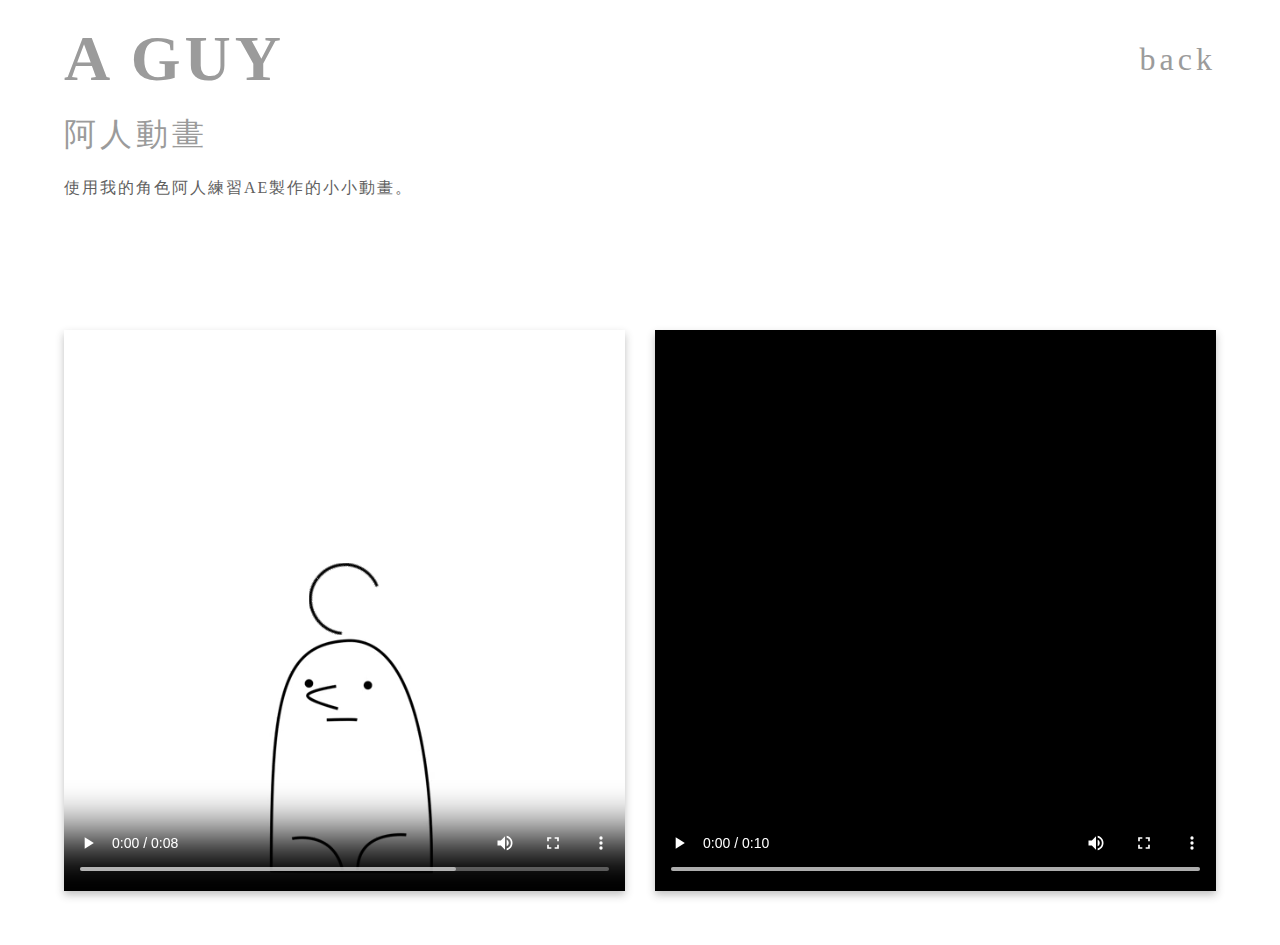
<file: aguy.html>
<!DOCTYPE html>
<html>
<head>
<meta charset="utf-8">
<meta http-equiv="X-UA-Compatible" content="IE=edge,chrome=1">
<title>A guy/Ceel</title>
<meta name="description" content="">
<meta name="keywords" content="">
<link href="page.css" type="text/css" rel="stylesheet">
</head>
<body>
  <!--標題-->
  <div class="back">
    <a href="index.html#A"><h3>back</h3></a></div>
 <div class="row"> 
  <div class="col-12 space">
  <h1>A GUY</h1>
    <h3>阿人動畫</h3>
    <div class="box"><h5>使用我的角色阿人練習AE製作的小小動畫。</h5></div>
  </div>
    </div>
  <!--標題-->
<div class="row">
  <div class="col-6">
  <video src="img/folio/animation/aguy/hit1.mp4" controls></video>  
  </div>
  <div class="col-6">
 <video src="img/folio/animation/aguy/hit2.mp4" controls></video> 
  </div>
</div>
  <!--方塊1-->
</body>
</html>
</file>
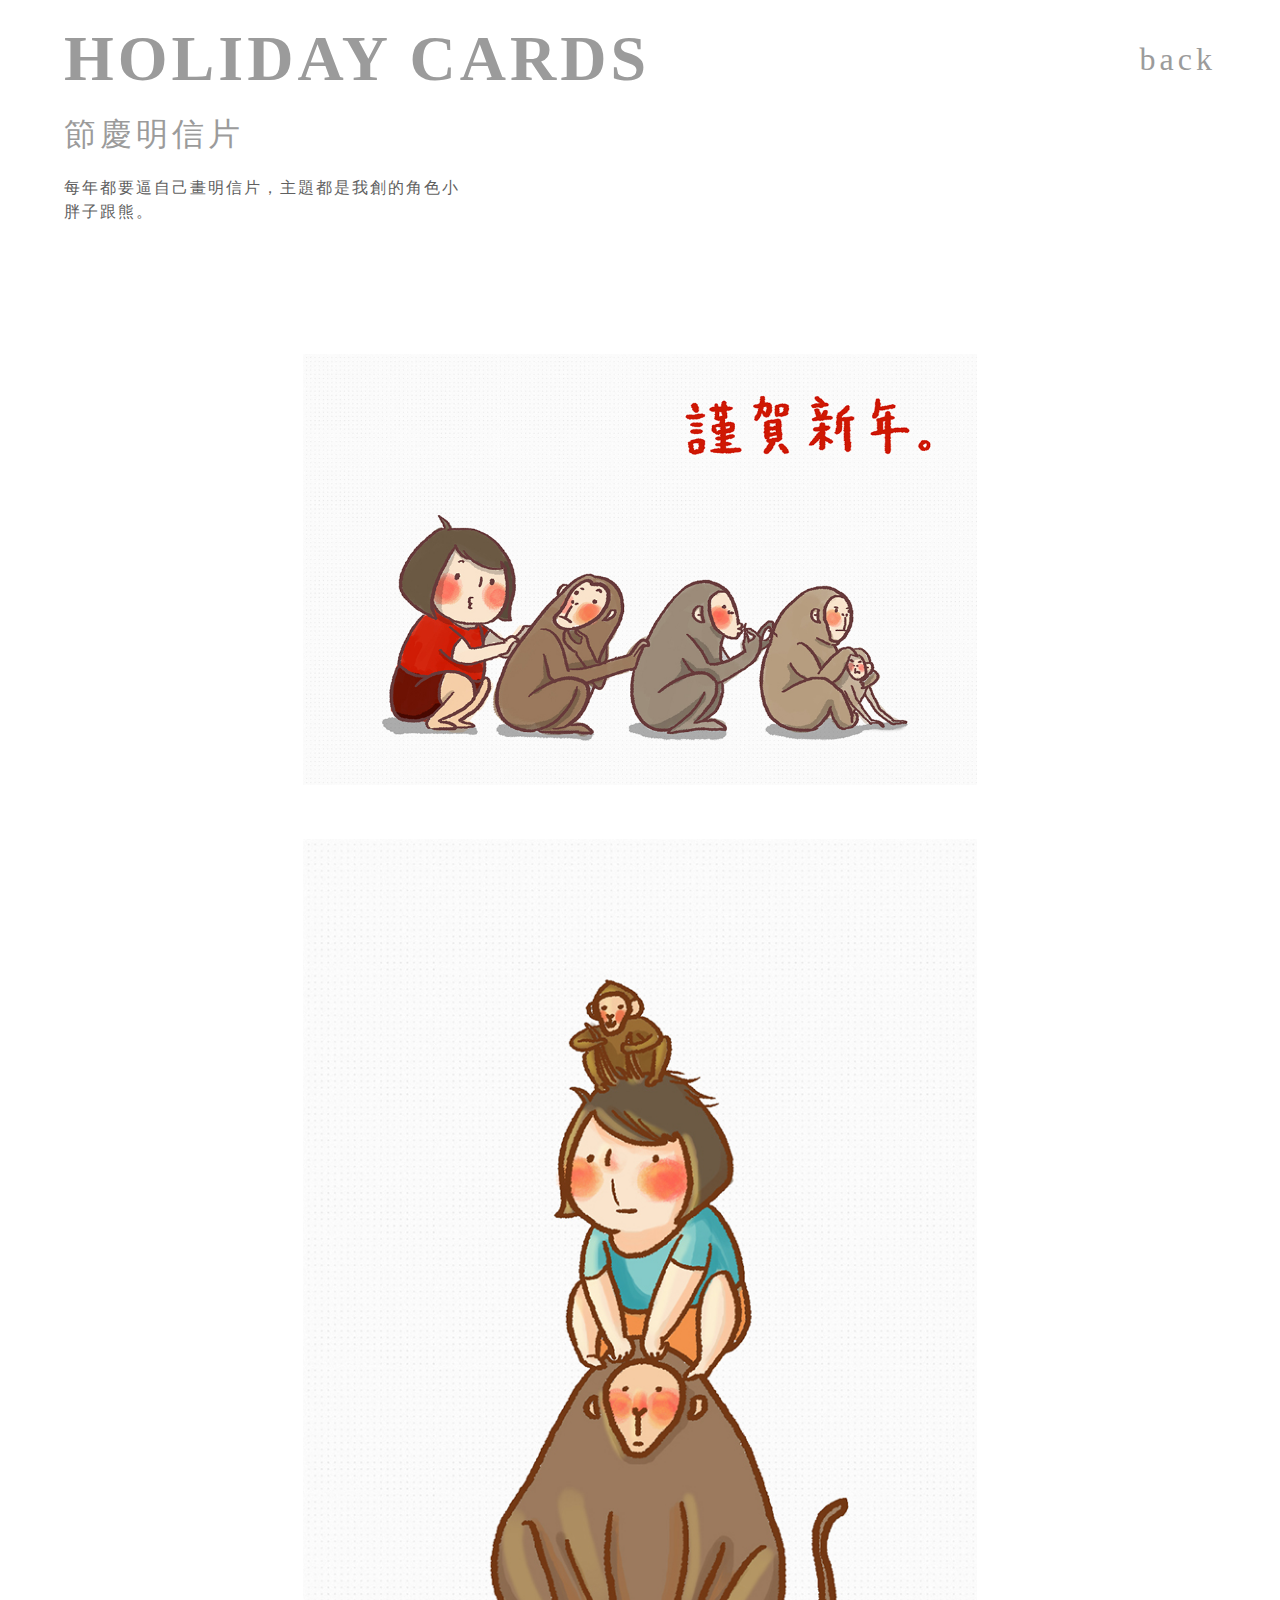
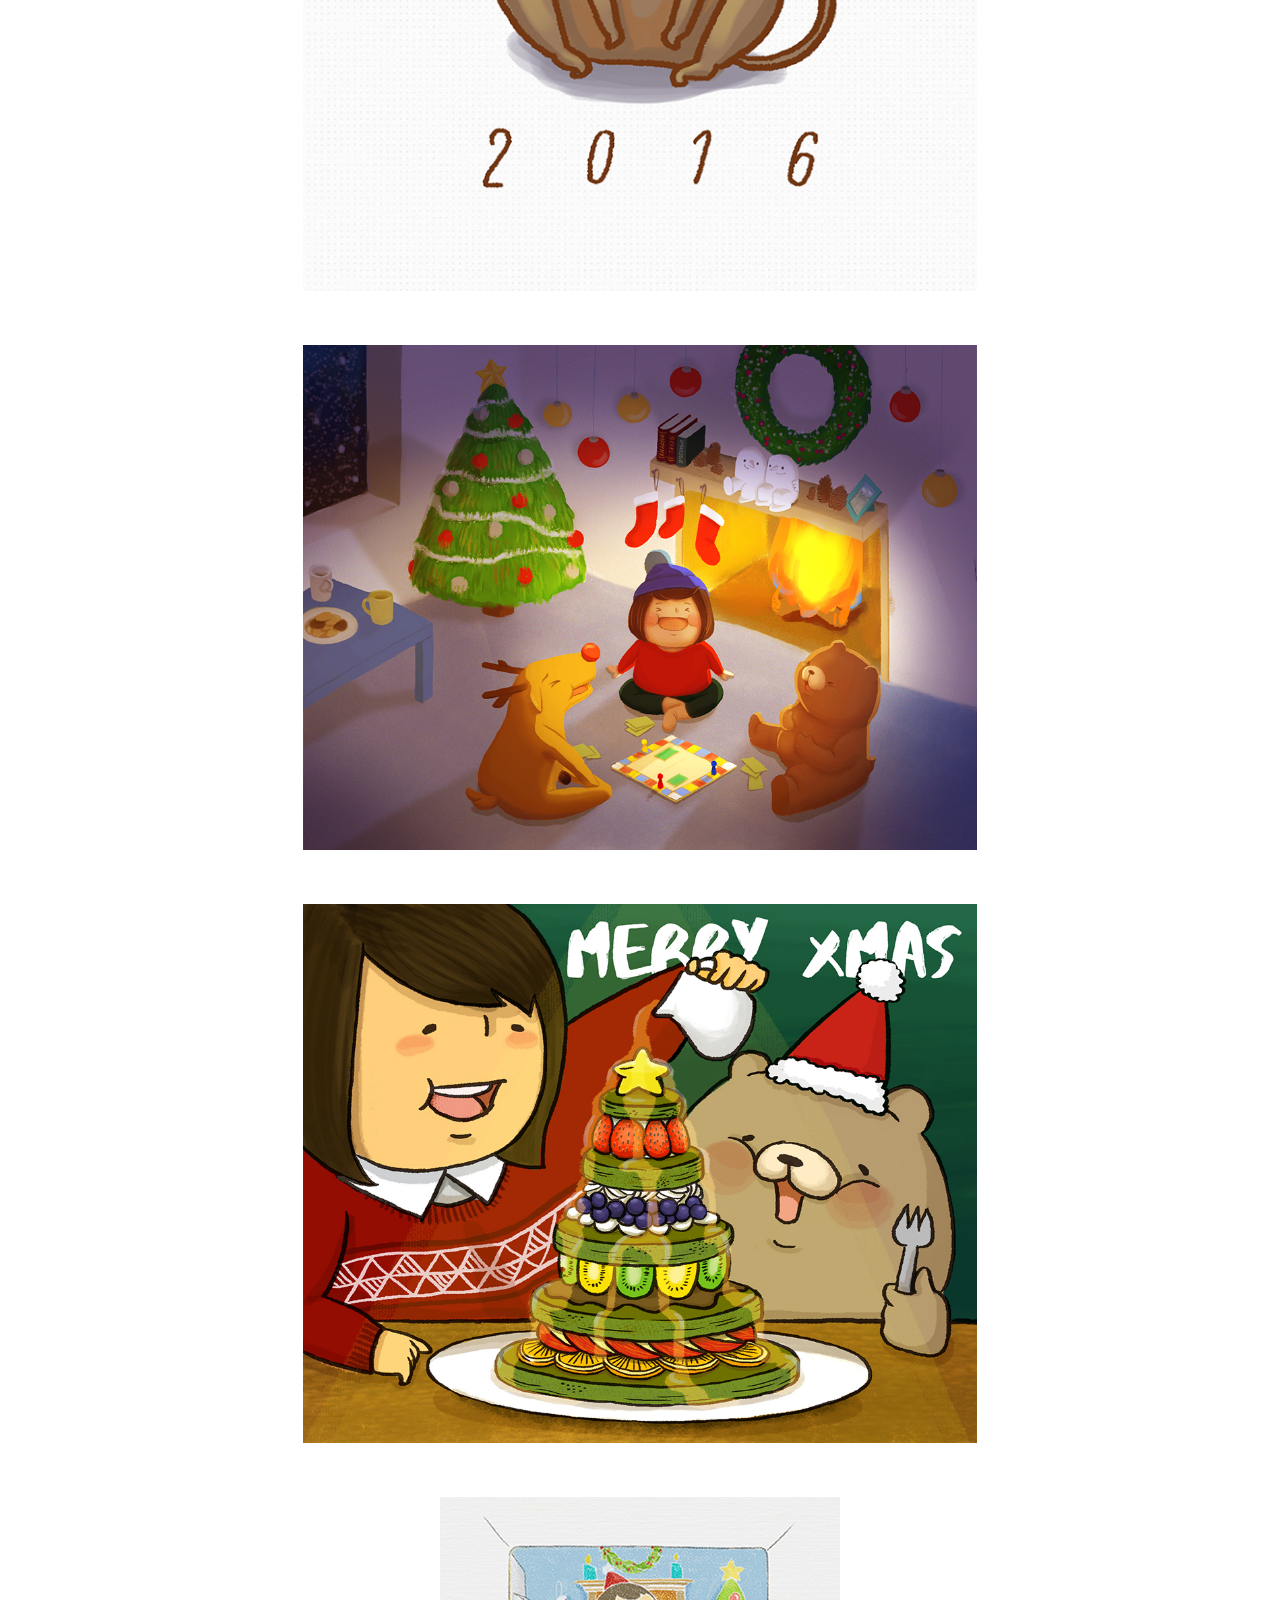
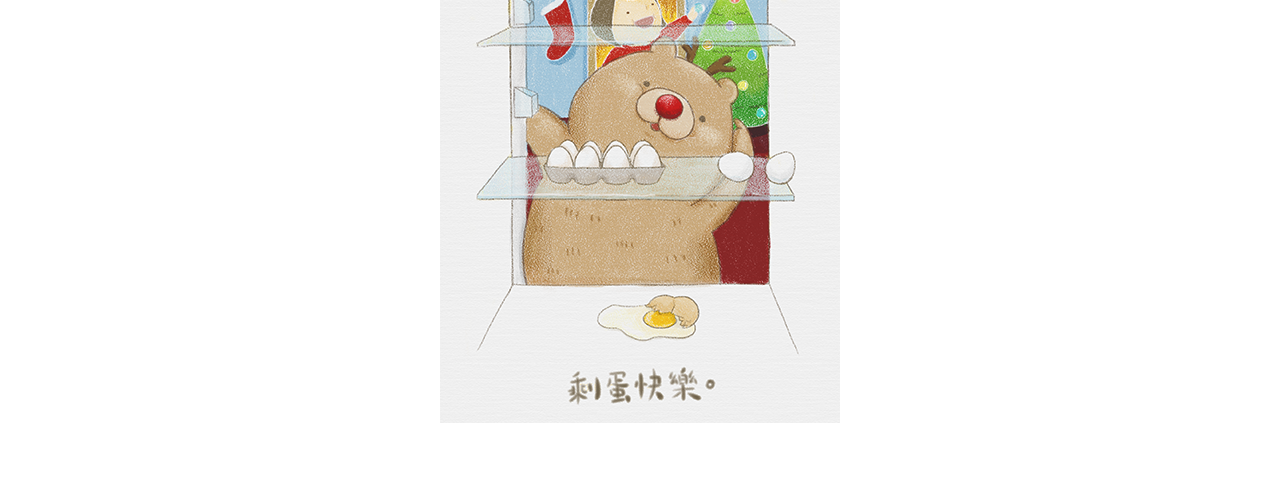
<file: cards.html>
<!DOCTYPE html>
<html>
<head>
<meta charset="utf-8">
<meta http-equiv="X-UA-Compatible" content="IE=edge,chrome=1">
<title>Cards/Ceel</title>
<meta name="description" content="">
<meta name="keywords" content="">
<link href="page.css" type="text/css" rel="stylesheet">
</head>
<body>
  <!--標題-->
  <div class="back">
    <a href="index.html#I"><h3>back</h3></a></div>
 <div class="row"> 
  <div class="col-12 space">
  <h1>HOLIDAY CARDS</h1>
    <h3>節慶明信片</h3>
    <div class="box"><h5>每年都要逼自己畫明信片，主題都是我創的角色小胖子跟熊。</h5></div>
  </div>
    </div>
  <!--標題-->
<div class="row">
  <div class="middle">
  <img src="img/folio/illustration/cards/2016p.jpg" >
  </div>
  <div class="middle">
    <img src="img/folio/illustration/cards/2016s.jpg" >
  </div>
    <div class="middle">
  <img src="img/folio/illustration/cards/tree.jpg" >
  </div>
  <div class="middle">
    <img src="img/folio/illustration/cards/pancake.jpg" >
  </div>
  <div class="middle">
    <img src="img/folio/illustration/cards/x2014f.png" >
  </div>
</div>
  <!--方塊1-->
</body>
</html>
</file>
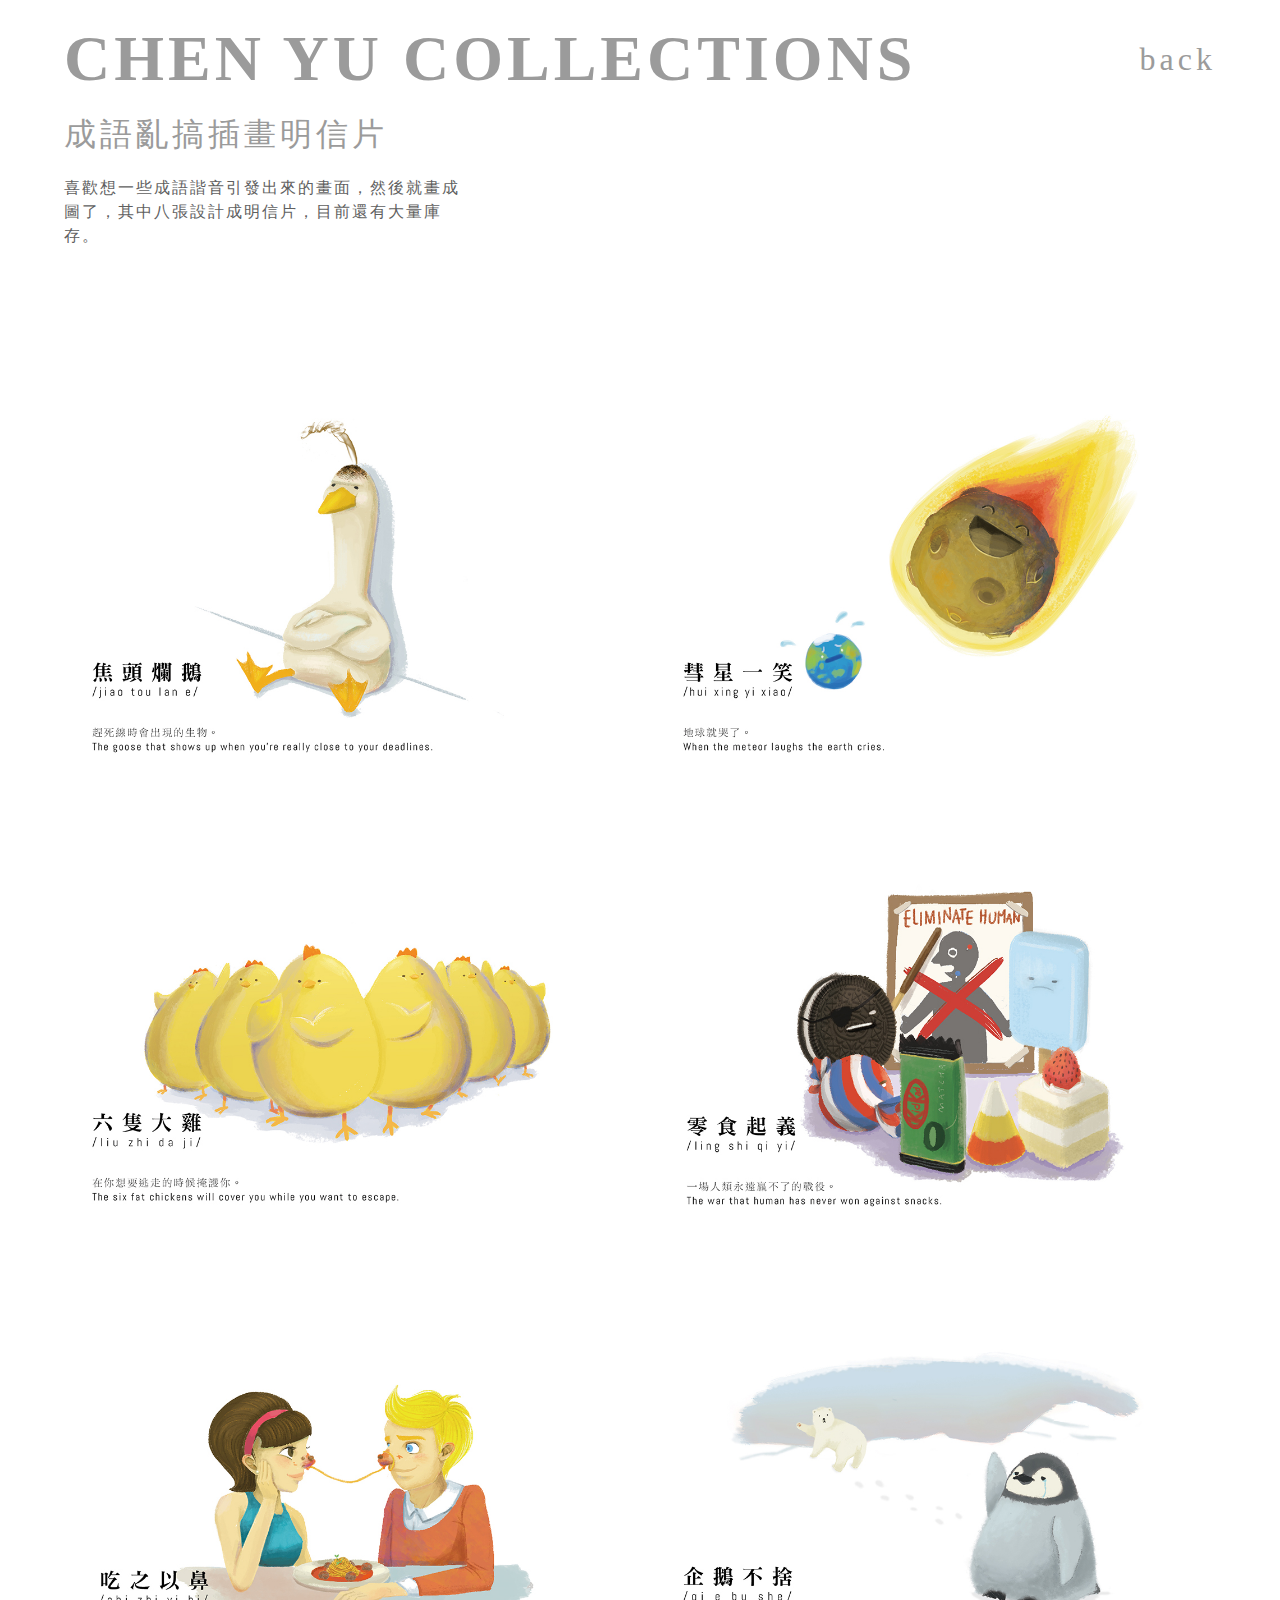
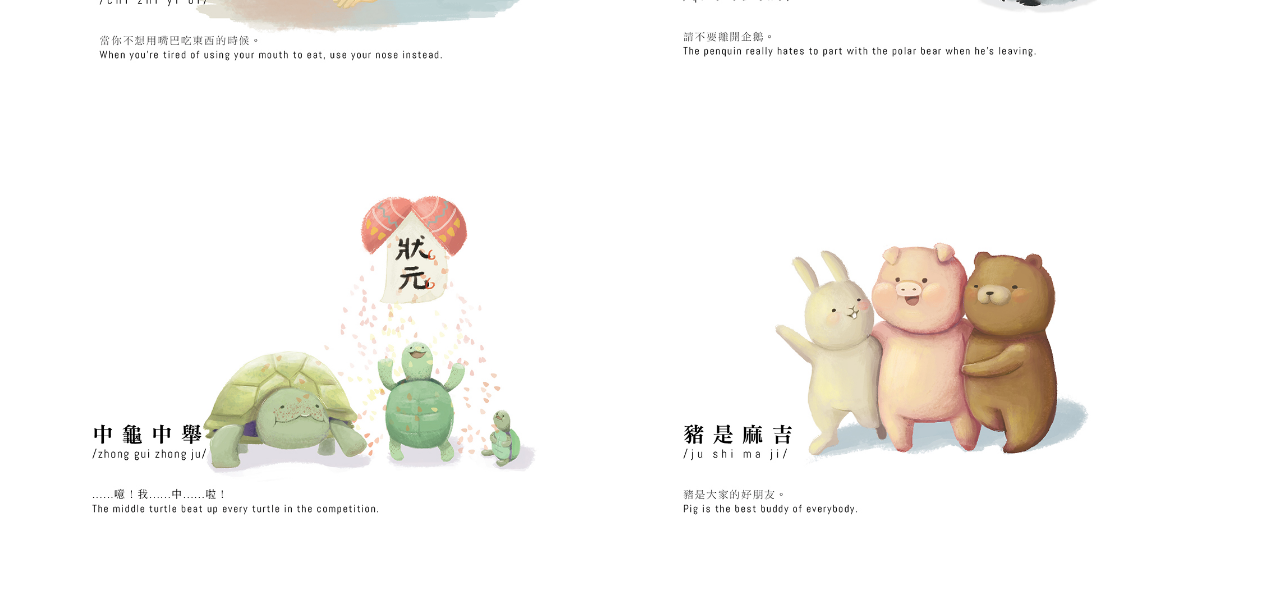
<file: chenyu.html>
<!DOCTYPE html>
<html>
<head>
<meta charset="utf-8">
<meta http-equiv="X-UA-Compatible" content="IE=edge,chrome=1">
<title>Chenyu/Ceel</title>
<meta name="description" content="">
<meta name="keywords" content="">
<link href="page.css" type="text/css" rel="stylesheet">
</head>
<body>
  <!--標題-->
  <div class="back">
    <a href="index.html#I"><h3>back</h3></a></div>
 <div class="row"> 
  <div class="col-12 space">
  <h1>CHEN YU COLLECTIONS</h1>
    <h3>成語亂搞插畫明信片</h3>
    <div class="box"><h5>喜歡想一些成語諧音引發出來的畫面，然後就畫成圖了，其中八張設計成明信片，目前還有大量庫存。</h5></div>
  </div>
    </div>
  <!--標題-->
<div class="row">
  <div class="col-6">
  <img src="img/folio/illustration/chenyu/chenyu01.jpg" >
  </div>
  <div class="col-6">
  <img src="img/folio/illustration/chenyu/chenyu02.jpg" >
  </div>
  <div class="col-6">
  <img src="img/folio/illustration/chenyu/chenyu03.jpg" >
  </div>
  <div class="col-6">
  <img src="img/folio/illustration/chenyu/chenyu04.jpg" >
  </div>
  <div class="col-6">
  <img src="img/folio/illustration/chenyu/chenyu05.jpg" >
  </div>
  <div class="col-6">
  <img src="img/folio/illustration/chenyu/chenyu06.jpg" >
  </div>
  <div class="col-6">
  <img src="img/folio/illustration/chenyu/chenyu07.jpg" >
  </div>
  <div class="col-6">
  <img src="img/folio/illustration/chenyu/chenyu08.jpg" >
  </div>
</div>
  <!--方塊1-->
</body>
</html>
</file>
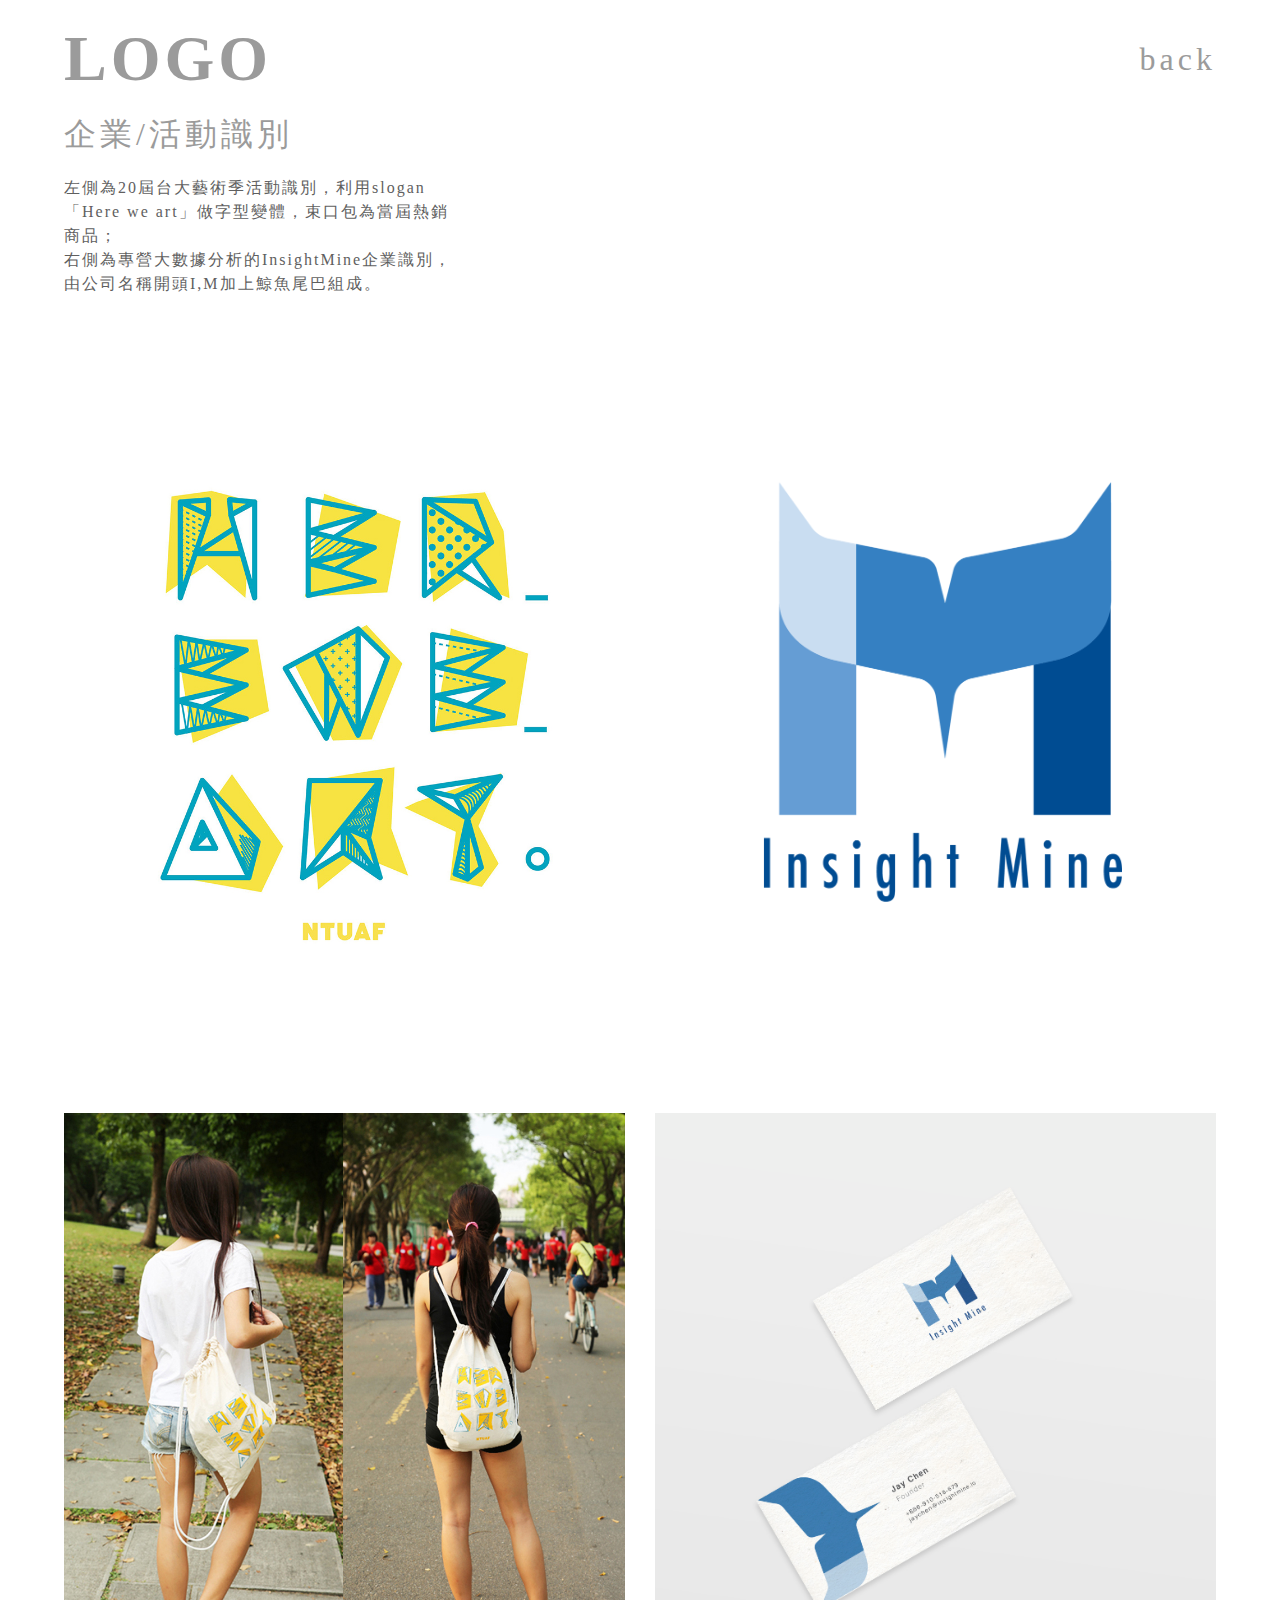
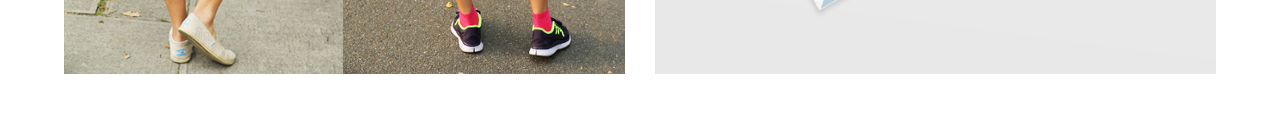
<file: CIS.html>
<!DOCTYPE html>
<html>
<head>
<meta charset="utf-8">
<meta http-equiv="X-UA-Compatible" content="IE=edge,chrome=1">
<title>Logo/Ceel</title>
<meta name="description" content="">
<meta name="keywords" content="">
<link href="page.css" type="text/css" rel="stylesheet">
</head>
<body>
  <!--標題-->
  <div class="back">
    <a href="index.html#G"><h3>back</h3></a></div>
 <div class="row"> 
  <div class="col-12 space">
  <h1>LOGO</h1>
    <h3>企業/活動識別</h3>
    <div class="box"><h5>左側為20屆台大藝術季活動識別，利用slogan「Here we art」做字型變體，束口包為當屆熱銷商品；<br>右側為專營大數據分析的InsightMine企業識別，由公司名稱開頭I,M加上鯨魚尾巴組成。</h5></div>
  </div>
    </div>
  <!--標題-->
<div class="row">
  <div class="col-6">
  <img src="img/folio/graphic/CIS/artfest.jpg" >
  </div>
  <div class="col-6">
    <img src="img/folio/graphic/CIS/insightmine.png" >
  </div>
    <div class="col-6">
  <img src="img/folio/graphic/CIS/show.jpg" >
  </div>
  <div class="col-6">
    <img src="img/folio/graphic/CIS/bcard.jpg" >
  </div>
</div>
  <!--方塊1-->
</body>
</html>
</file>
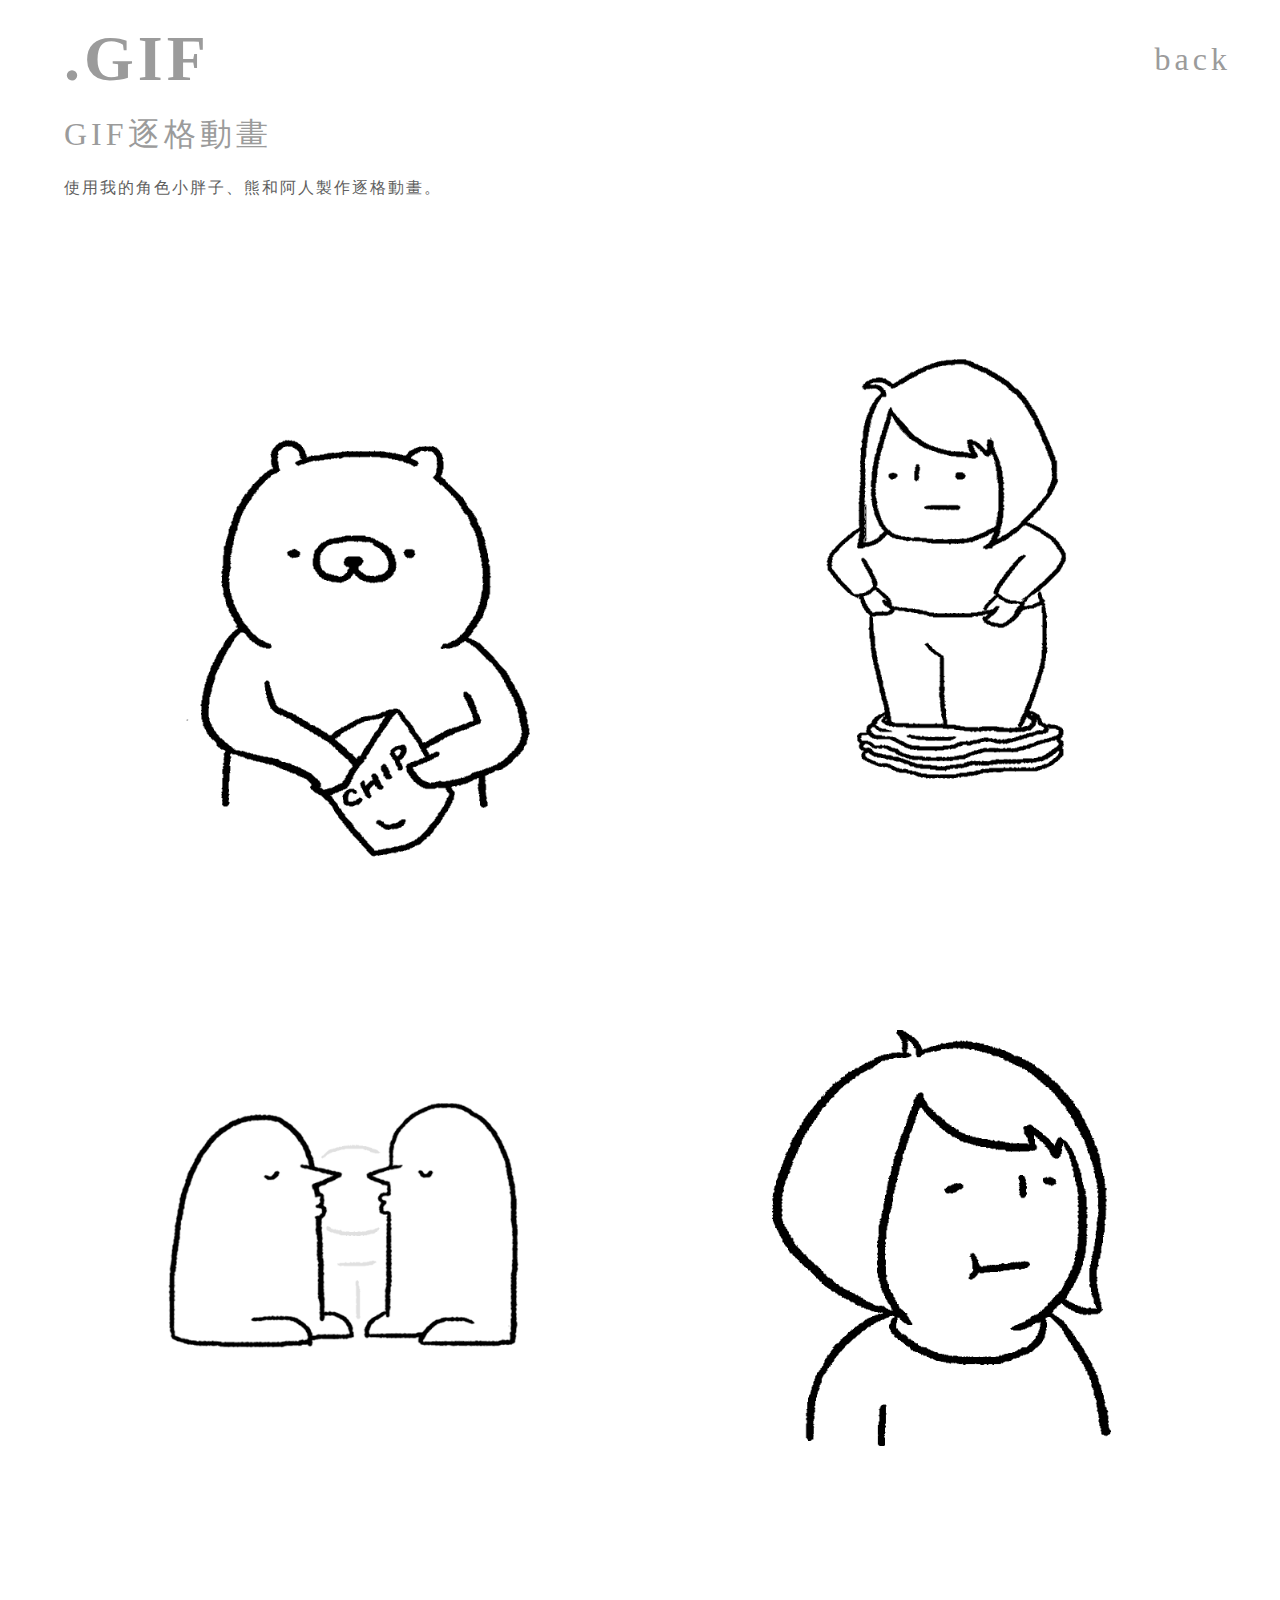
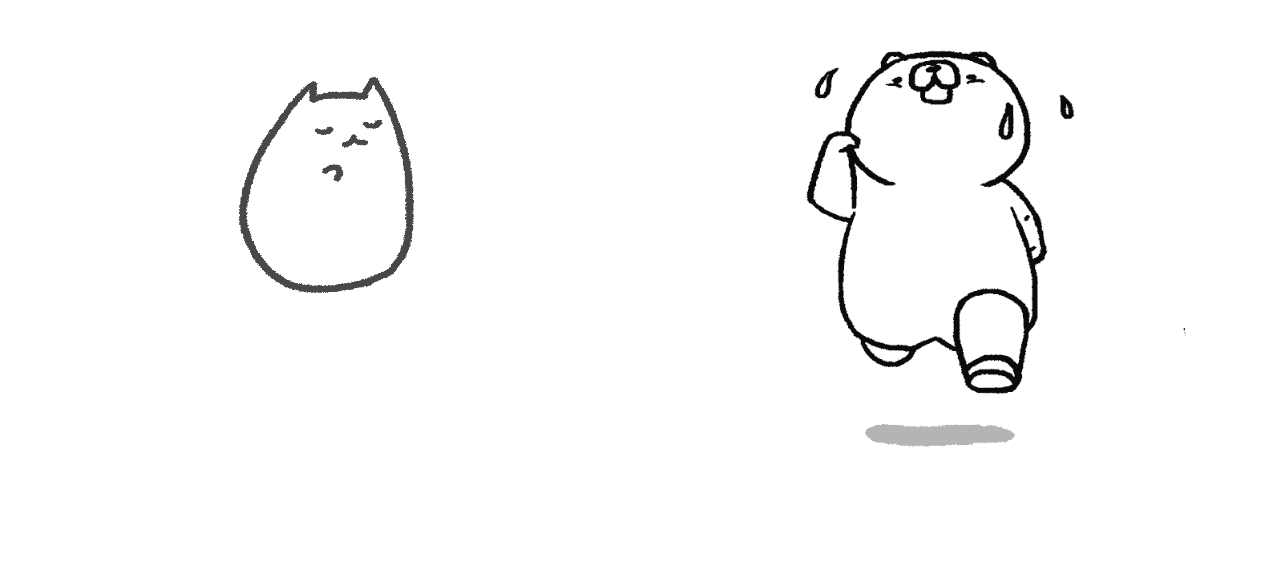
<file: gifs.html>
<!DOCTYPE html>
<html>
<head>
<meta charset="utf-8">
<meta http-equiv="X-UA-Compatible" content="IE=edge,chrome=1">
<title>Gifs/Ceel</title>
<meta name="description" content="">
<meta name="keywords" content="">
<link href="page.css" type="text/css" rel="stylesheet">
</head>
<body>
  <!--標題-->
 <div class="row"> 

    <div class="back">
    <a href="index.html#A"><h3>back</h3></a></div>
  <div class="col-12 space">
  <h1>.GIF</h1>
    <h3>GIF逐格動畫</h3>
    <div class="box"><h5>使用我的角色小胖子、熊和阿人製作逐格動畫。</h5></div>
  </div>
    </div>
  <!--標題-->
<div class="row">
  <div class="col-6">
  <img src="img/folio/animation/gifs/chip.gif" >
  </div>
  <div class="col-6">
    <img src="img/folio/animation/gifs/pants.gif" >
  </div>
    <div class="col-6">
  <img src="img/folio/animation/gifs/lover.gif" >
  </div>
  <div class="col-6">
    <img src="img/folio/animation/gifs/yawn.gif" >
  </div>
  <div class="col-6">
    <img src="img/folio/animation/gifs/amelie.gif" >
  </div>
  <div class="col-6">
    <img src="img/folio/animation/gifs/run.gif" >
  </div>
</div>
  <!--方塊1-->
</body>
</html>
</file>
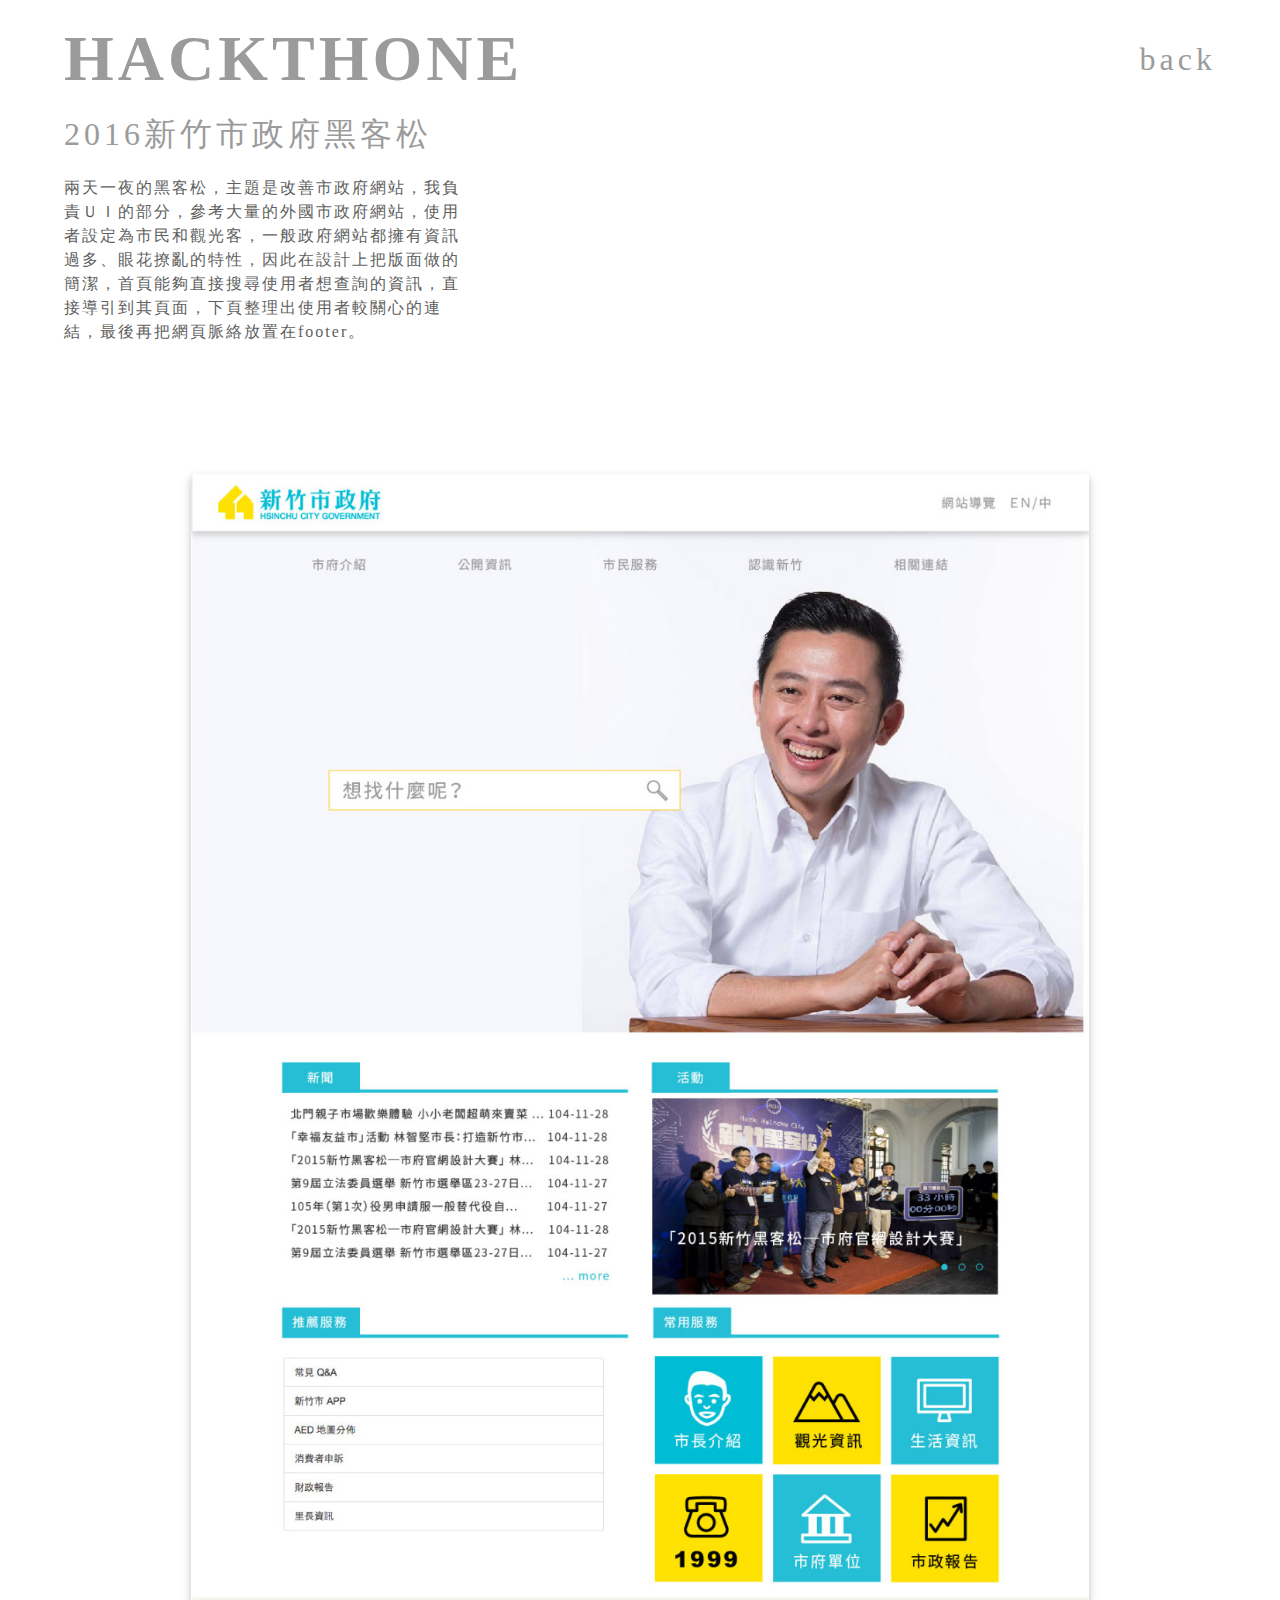
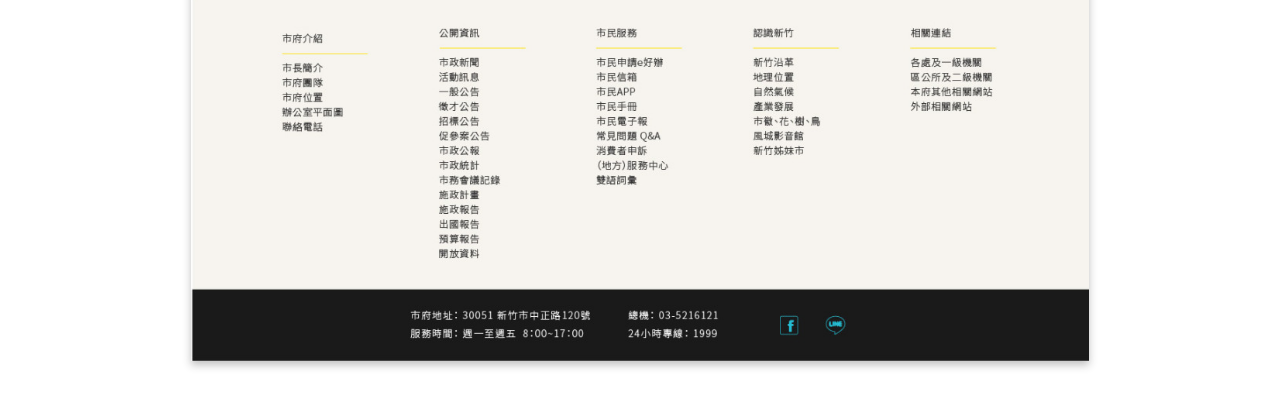
<file: hackthon.html>
<!DOCTYPE html>
<html>
<head>
<meta charset="utf-8">
<meta http-equiv="X-UA-Compatible" content="IE=edge,chrome=1">
<title>Hackthone/Ceel</title>
<meta name="description" content="">
<meta name="keywords" content="">
<link href="page.css" type="text/css" rel="stylesheet">
</head>
<body>
  <!--標題-->
  <div class="back">
    <a href="index.html#UI"><h3>back</h3></a></div>
 <div class="row"> 
  <div class="col-12 space">
  <h1>HACKTHONE</h1>
    <h3>2016新竹市政府黑客松 </h3>
    <div class="box"><h5>兩天一夜的黑客松，主題是改善市政府網站，我負責ＵＩ的部分，參考大量的外國市政府網站，使用者設定為市民和觀光客，一般政府網站都擁有資訊過多、眼花撩亂的特性，因此在設計上把版面做的簡潔，首頁能夠直接搜尋使用者想查詢的資訊，直接導引到其頁面，下頁整理出使用者較關心的連結，最後再把網頁脈絡放置在footer。</h5></div>
  </div>
    </div>
  <!--標題-->
<div class="row">
  <div class="middle">
  <img src="img/folio/UIUX/hackthon/hackthone.jpg" style="box-shadow:  0px 4px 8px rgba(20%, 20%, 20%, 0.3); max-width:80%; ">
  </div>
  <!--方塊1-->
</body>
</html>
</file>
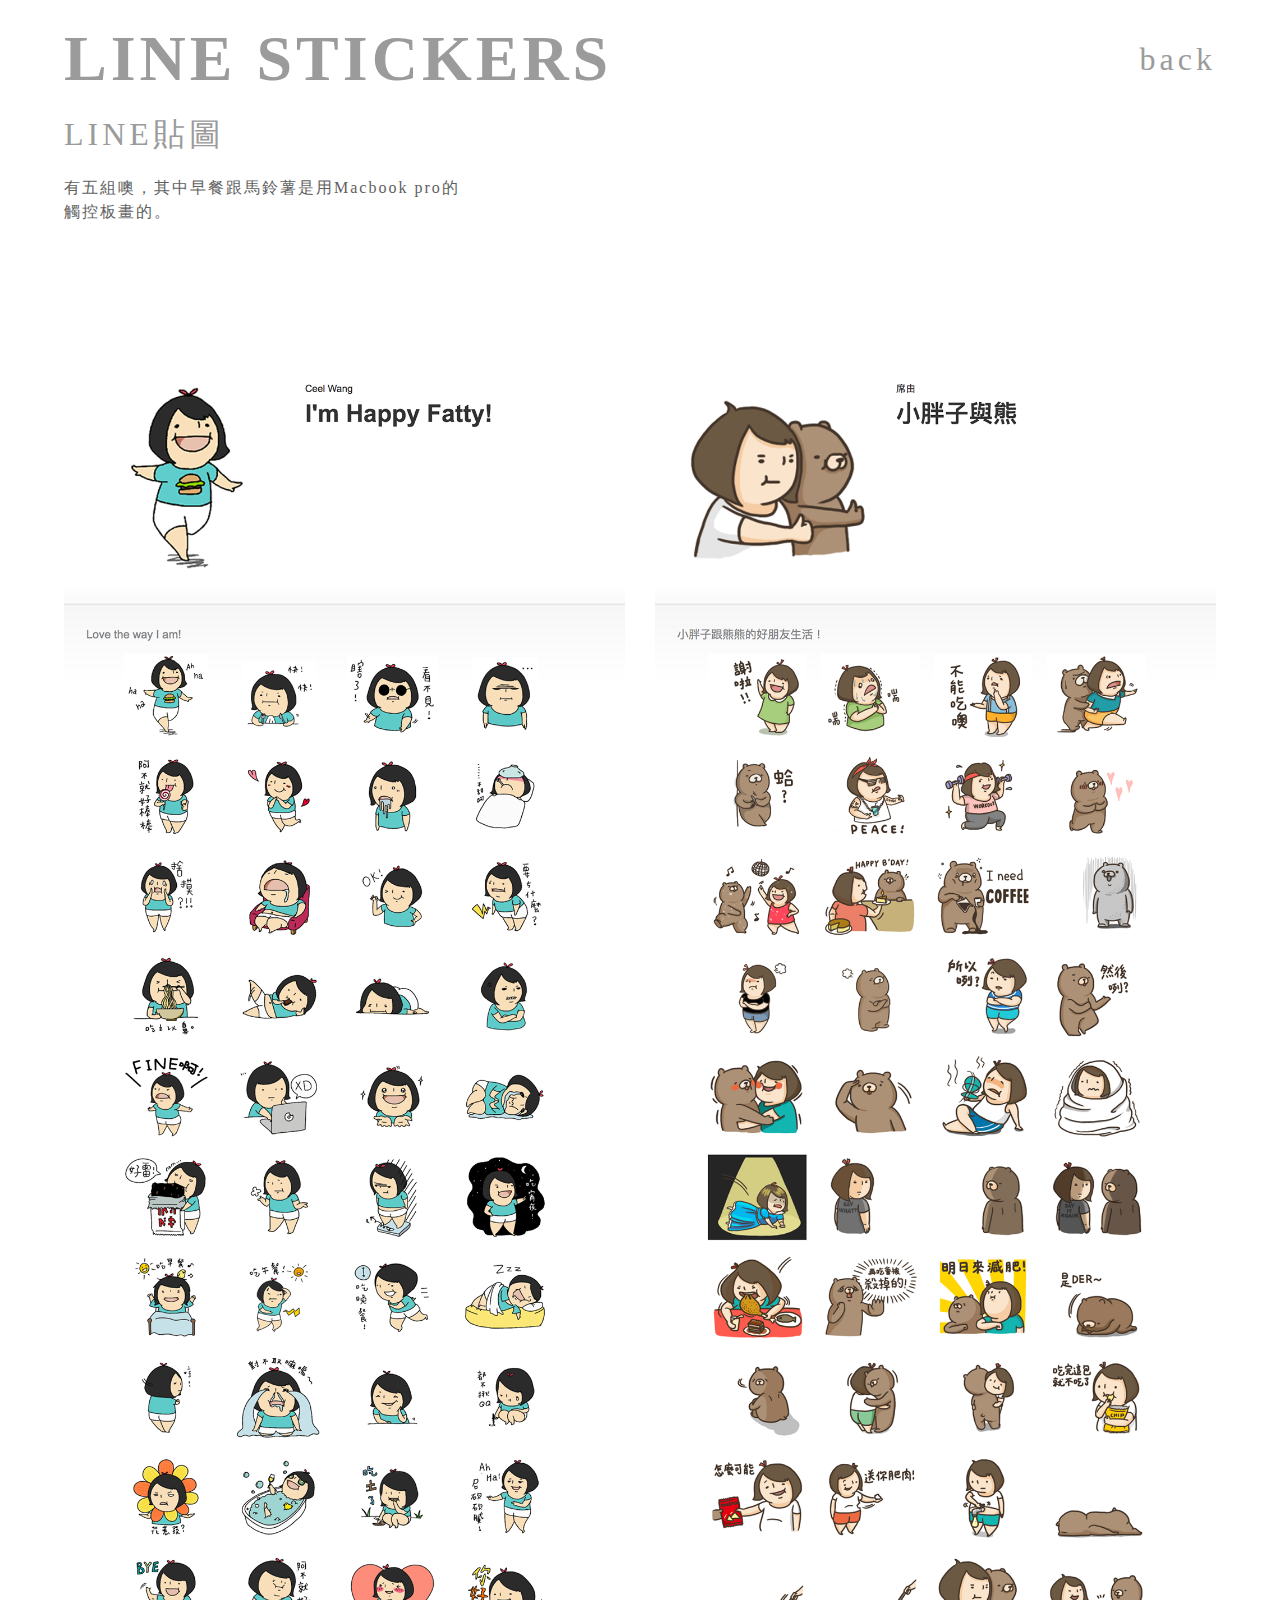
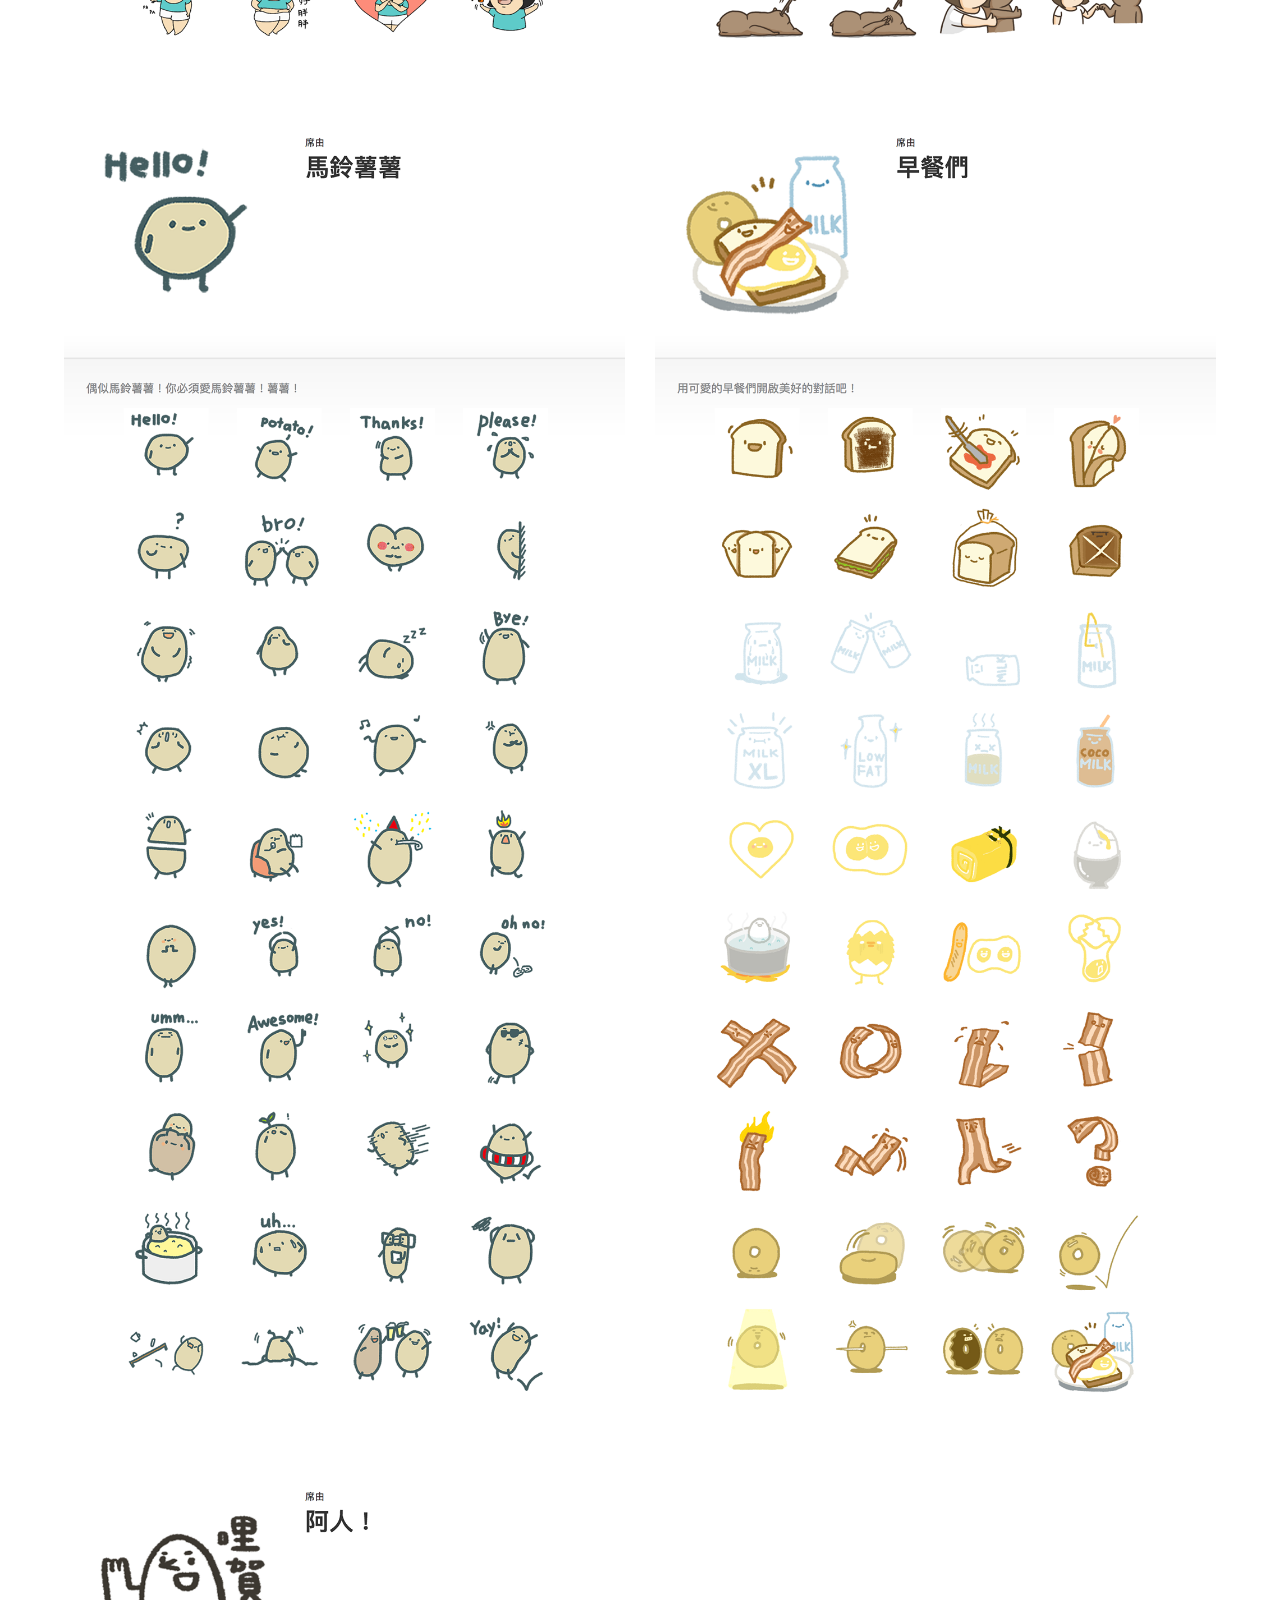
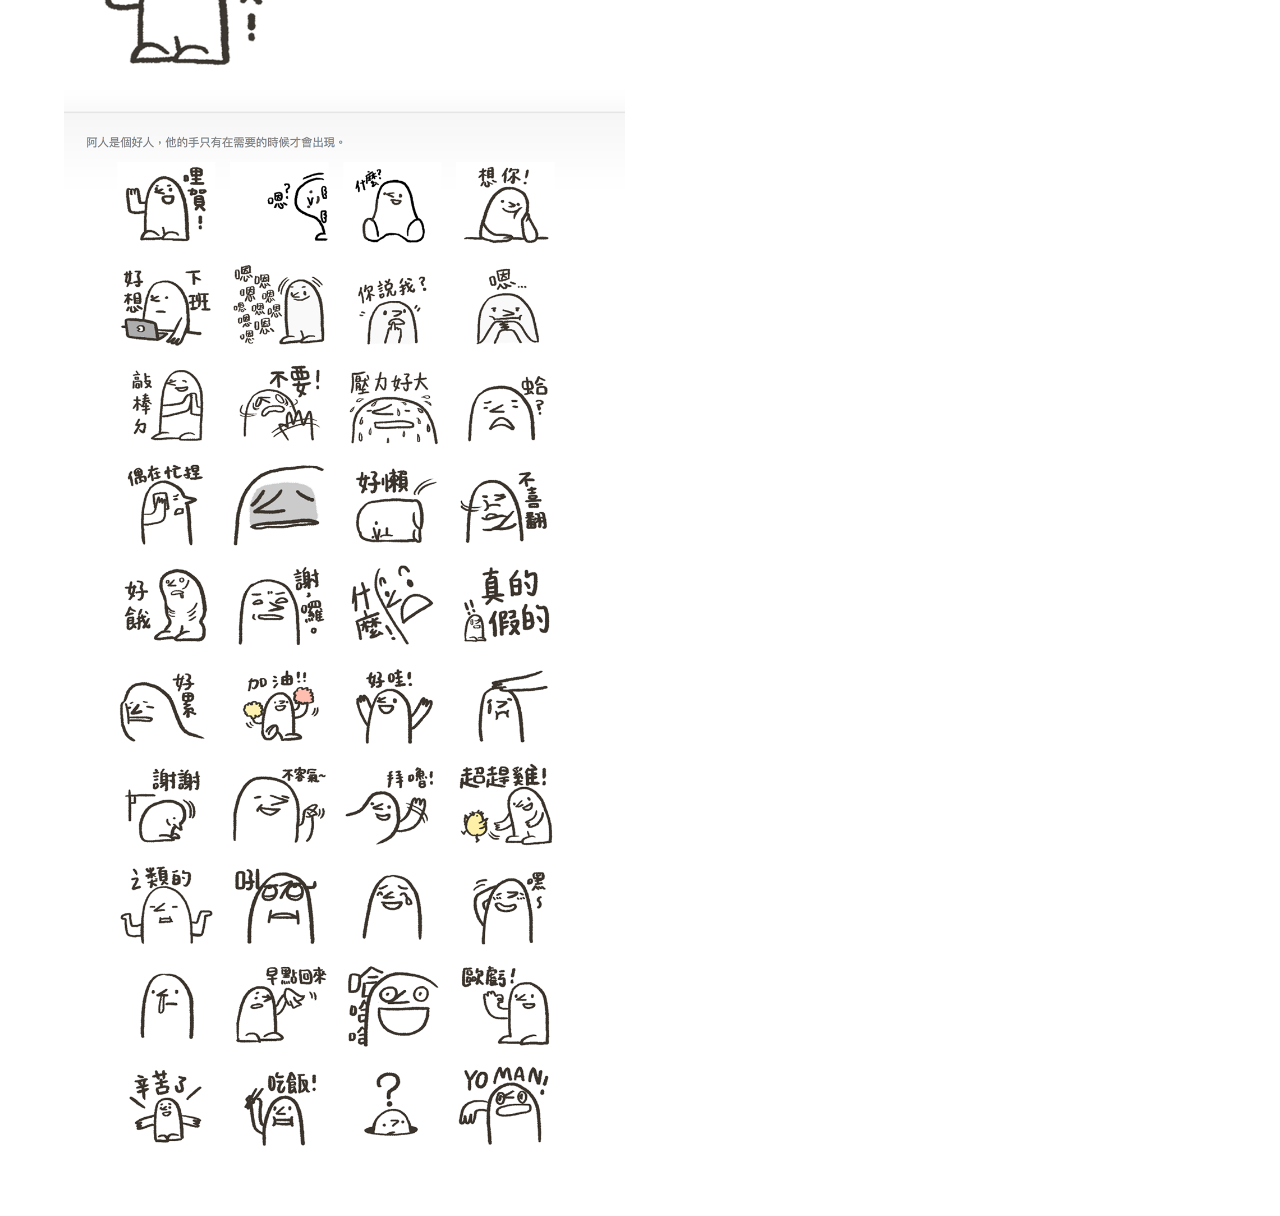
<file: line.html>
<!DOCTYPE html>
<html>
<head>
<meta charset="utf-8">
<meta http-equiv="X-UA-Compatible" content="IE=edge,chrome=1">
<title>Line/Ceel</title>
<meta name="description" content="">
<meta name="keywords" content="">
<link href="page.css" type="text/css" rel="stylesheet">
</head>
<body>
  <!--標題-->
  <div class="back">
    <a href="index.html#UI"><h3>back</h3></a></div>
 <div class="row"> 
  <div class="col-12 space">
  <h1>LINE STICKERS</h1>
    <h3>LINE貼圖</h3>
    <div class="box"><h5>有五組噢，其中早餐跟馬鈴薯是用Macbook pro的觸控板畫的。</h5></div>
  </div>
    </div>
  <!--標題-->
<div class="row">
  <div class="col-6">
  <img src="img/folio/illustration/line/fatty1.png" >
  </div>
  <div class="col-6">
    <img src="img/folio/illustration/line/fatty2.png" >
  </div>
    <div class="col-6">
  <img src="img/folio/illustration/line/potata.png" >
  </div>
  <div class="col-6">
    <img src="img/folio/illustration/line/breakfast.png" >
  </div>
  <div class="col-6">
    <img src="img/folio/illustration/line/aguy.png" >
  </div>
</div>
  <!--方塊1-->
</body>
</html>
</file>
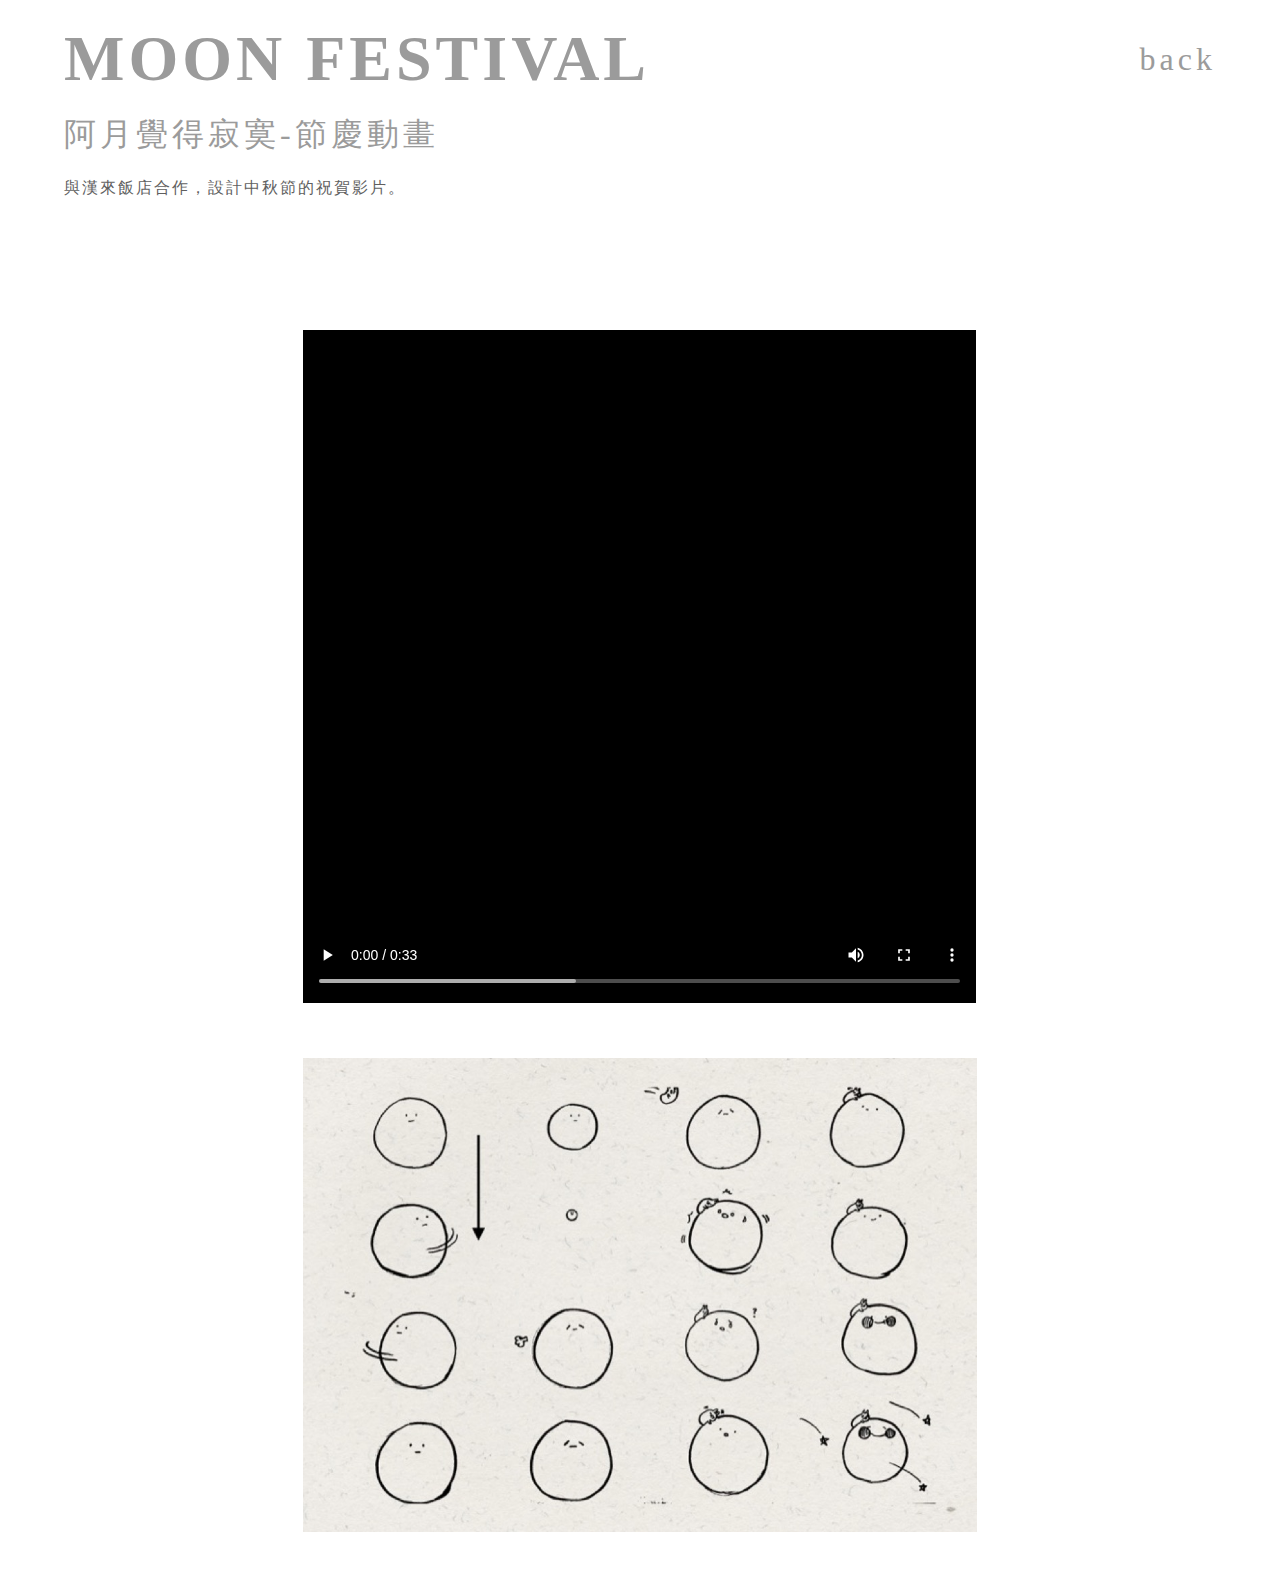
<file: moon.html>
<!DOCTYPE html>
<html>
<head>
<meta charset="utf-8">
<meta http-equiv="X-UA-Compatible" content="IE=edge,chrome=1">
<title>Moon/Ceel</title>
<meta name="description" content="">
<meta name="keywords" content="">
<link href="page.css" type="text/css" rel="stylesheet">
</head>
<body>
  <!--標題-->
  <div class="back">
    <a href="index.html#A"><h3>back</h3></a></div>
 <div class="row"> 
  <div class="col-12 space">
   <h1>MOON FESTIVAL</h1>
    <h3>阿月覺得寂寞-節慶動畫</h3>
    <div class="box"><h5>與漢來飯店合作，設計中秋節的祝賀影片。</h5></div>
  </div>
    </div>
  <!--標題-->
<div class="row">
<div class="middle">
  <video width="60%" height=60%" src="img/folio/animation/moon/moon.mp4" controls ></video>
</div>
<div class="middle">
<img src="img/folio/animation/moon/storyboard.jpg" >
</div>
</div>
  <!--方塊1-->
</body>
</html>
</file>
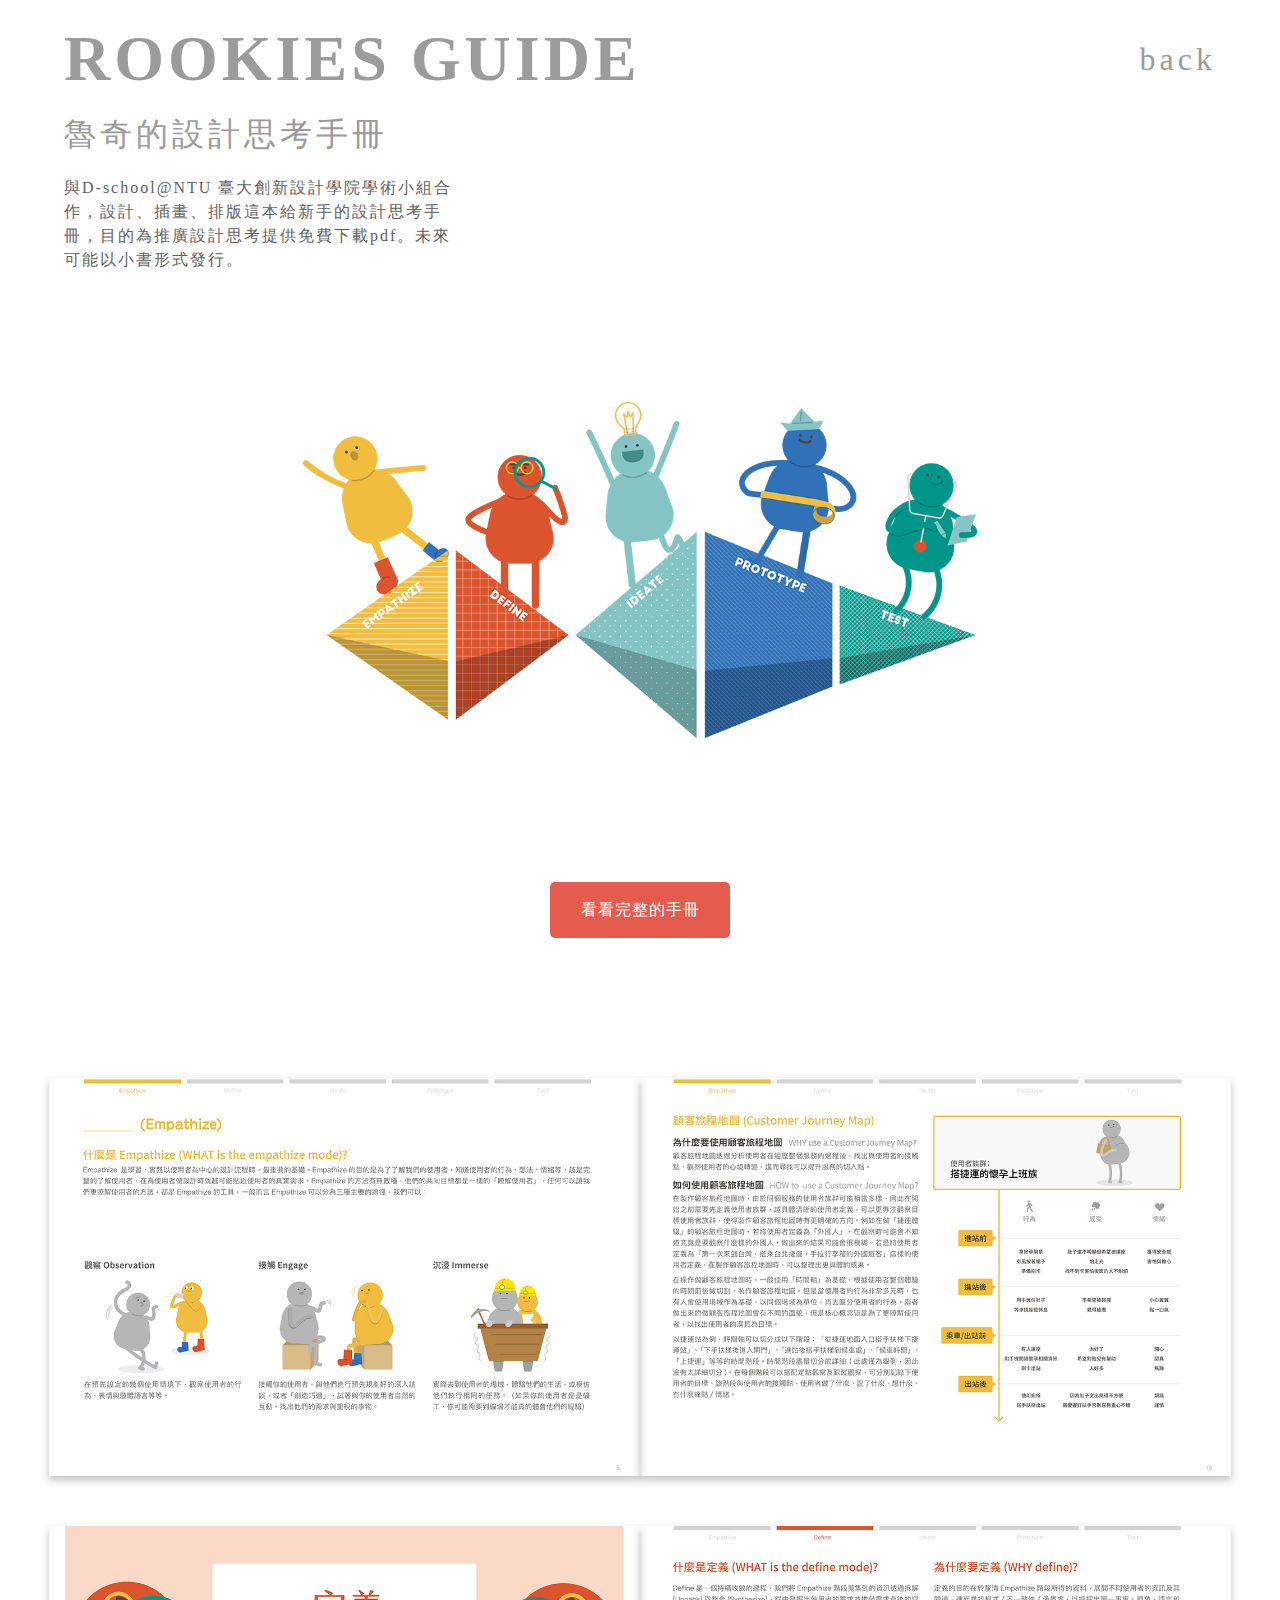
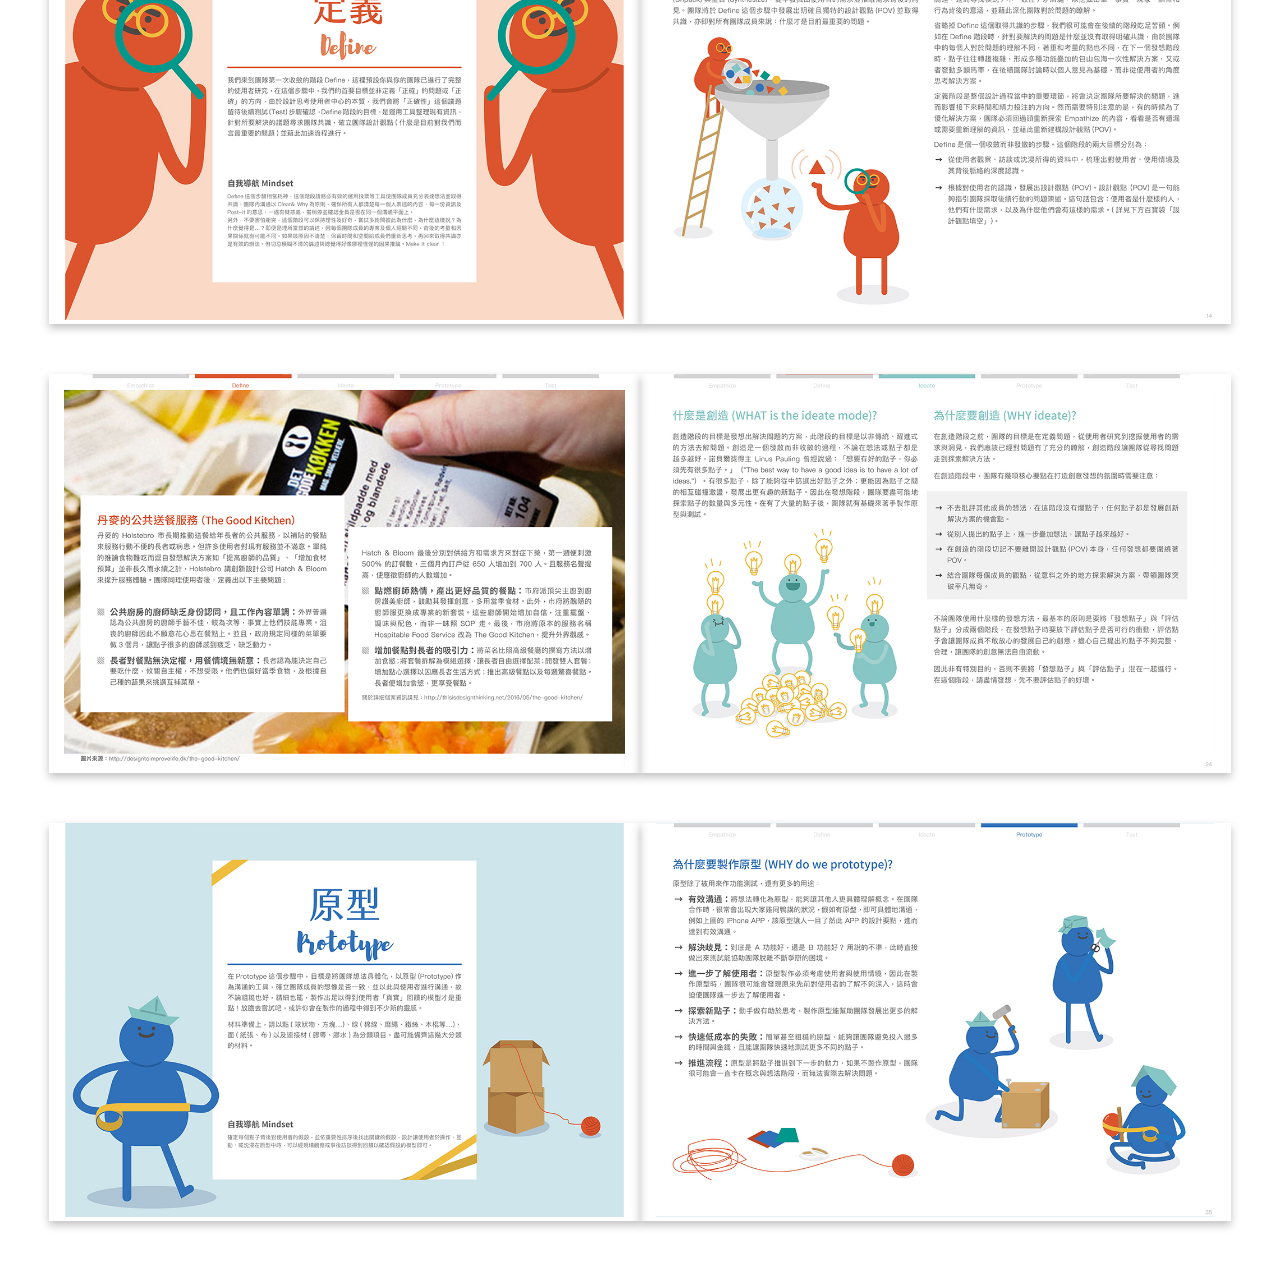
<file: rookie.html>
<!DOCTYPE html>
<html>
<head>
<meta charset="utf-8">
<meta http-equiv="X-UA-Compatible" content="IE=edge,chrome=1">
<title>Rookie's guide</title>
<meta name="description" content="">
<meta name="keywords" content="">
<link href="page.css" type="text/css" rel="stylesheet">
</head>
<body>
  <!--標題-->
  <div class="back">
    <a href="index.html#G"><h3>back</h3></a></div>
 <div class="row"> 
  <div class="col-12 space">
  <h1>ROOKIES GUIDE</h1>
    <h3>魯奇的設計思考手冊</h3>
    <div class="box"><h5>與D-school@NTU 臺大創新設計學院學術小組合作，設計、插畫、排版這本給新手的設計思考手冊，目的為推廣設計思考提供免費下載pdf。未來可能以小書形式發行。</h5></div>
  </div>
    </div>
  <!--標題-->
<div class="row">
<div class="middle">
    <img src="img/folio/graphic/rookies guide/dtguys.png" >
  </div>
  <a href="https://goo.gl/NX0sJj"><div class="button">看看完整的手冊</div></a>
  <div class="col-6 shadow">
  <img src="img/folio/graphic/rookies guide/p1.jpg" >
  </div>
  <div class="col-6 shadow">
    <img src="img/folio/graphic/rookies guide/p2.jpg" >
  </div>
    <div class="col-6 shadow">
  <img src="img/folio/graphic/rookies guide/p3.jpg" >
  </div>
  <div class="col-6 shadow">
    <img src="img/folio/graphic/rookies guide/p4.jpg" >
  </div>
  <div class="col-6 shadow">
    <img src="img/folio/graphic/rookies guide/p5.jpg" >
  </div>
  <div class="col-6 shadow">
    <img src="img/folio/graphic/rookies guide/p6.jpg" >
  </div>
  <div class="col-6 shadow">
    <img src="img/folio/graphic/rookies guide/p7.jpg" >
  </div>
  <div class="col-6 shadow">
    <img src="img/folio/graphic/rookies guide/p8.jpg" >
  </div>
</div>
  <!--方塊1-->
</body>
</html>
</file>
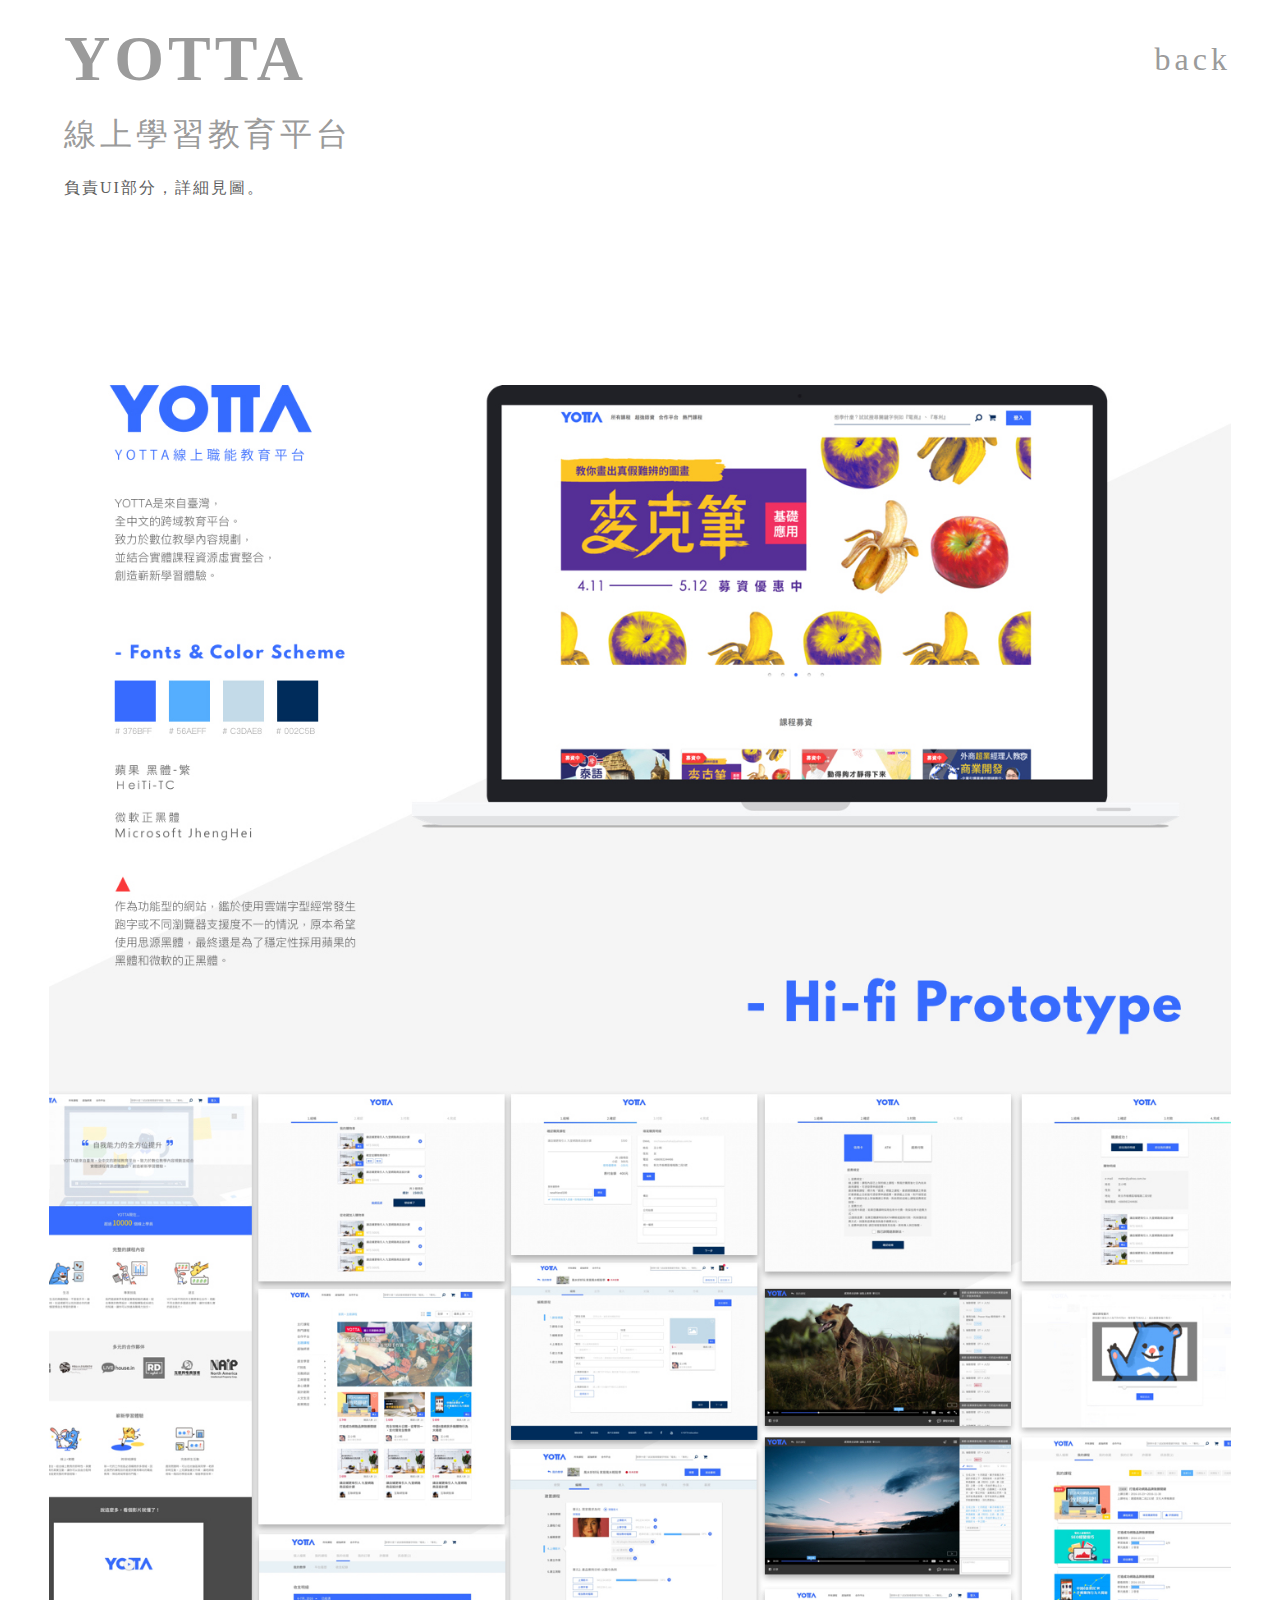
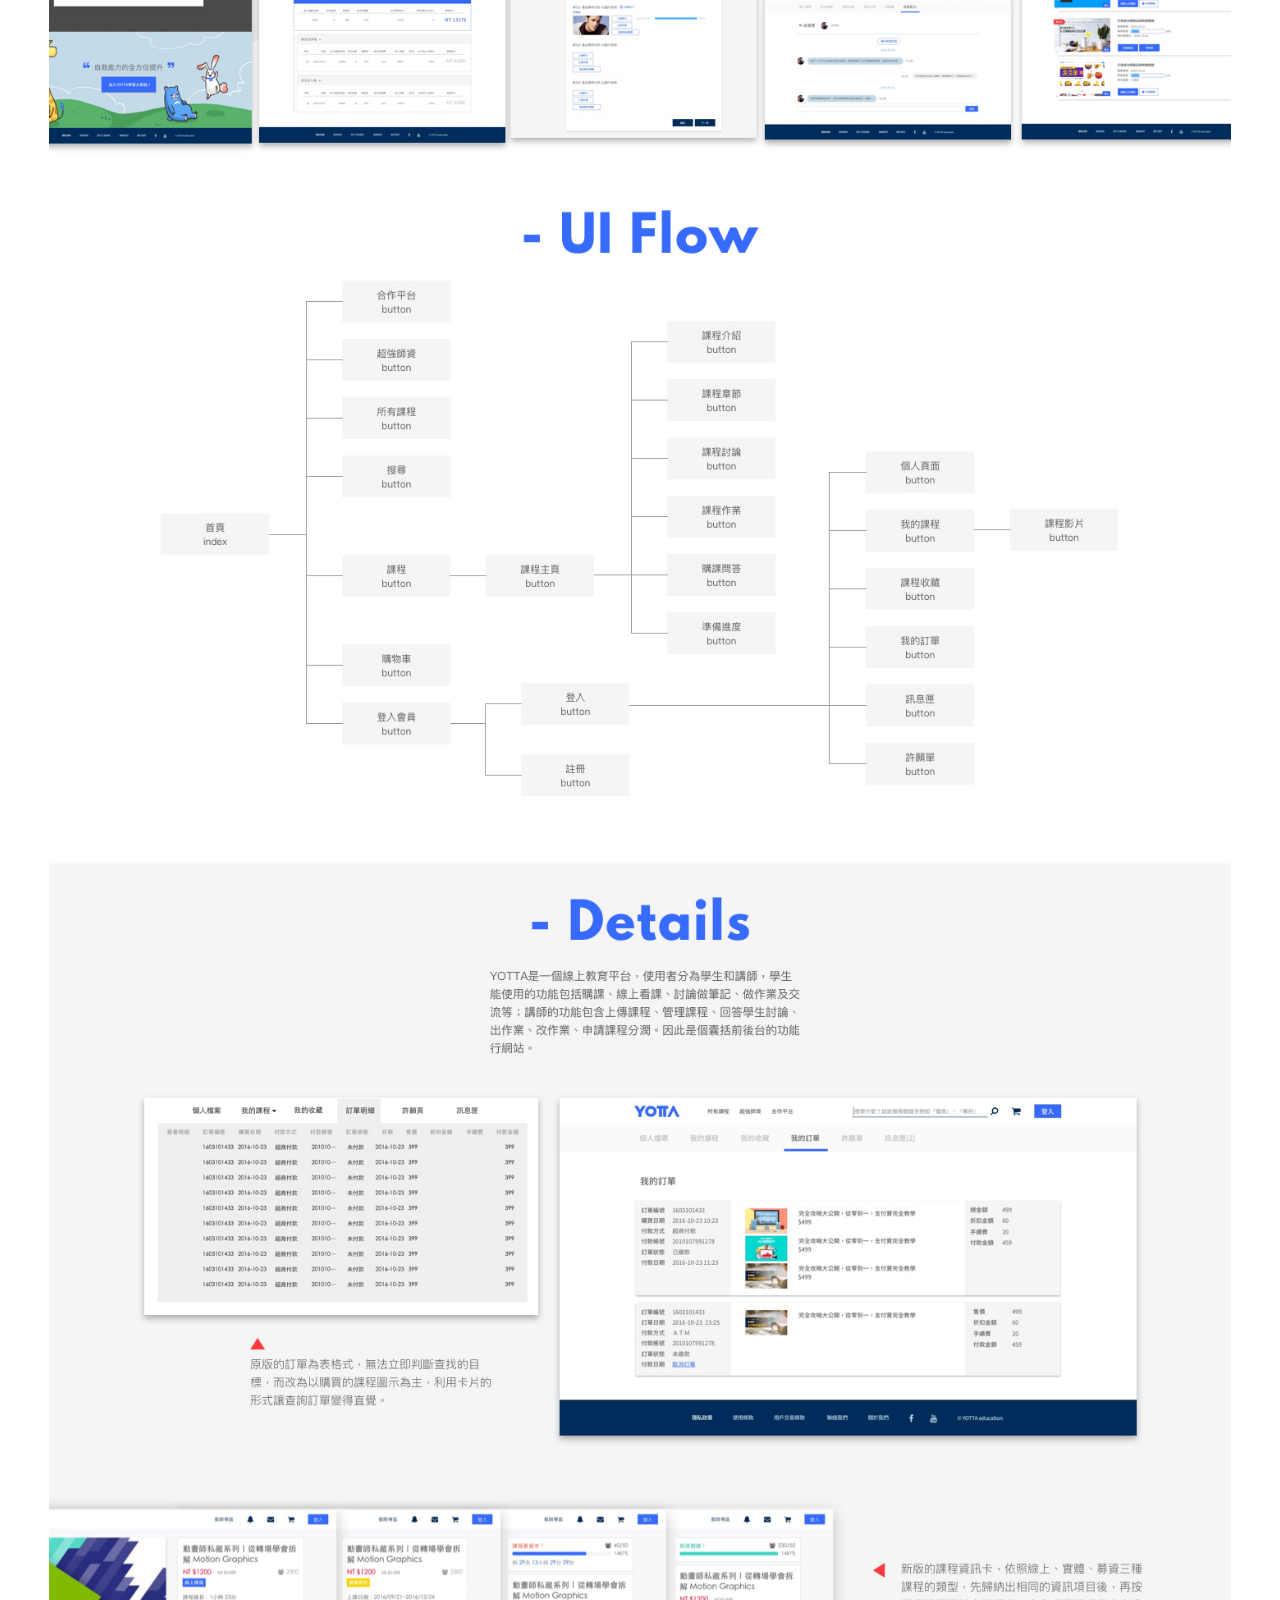
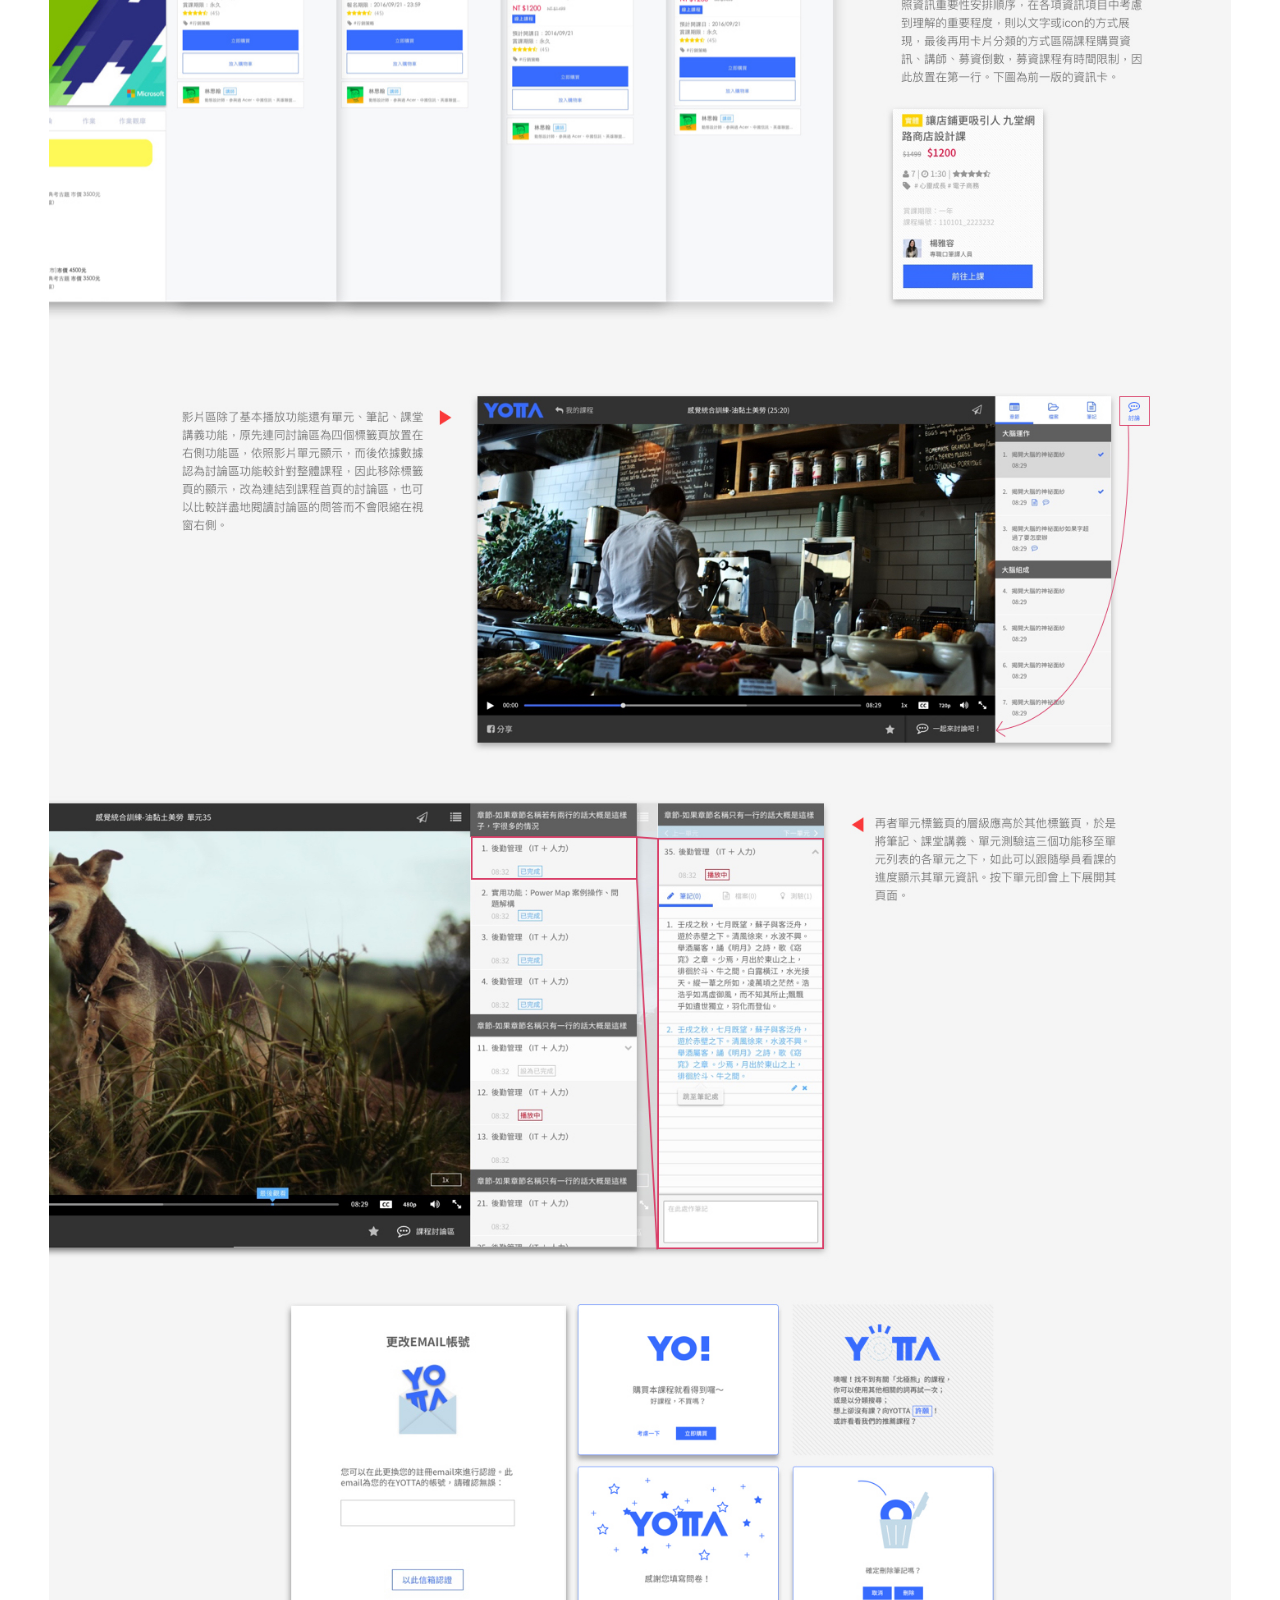
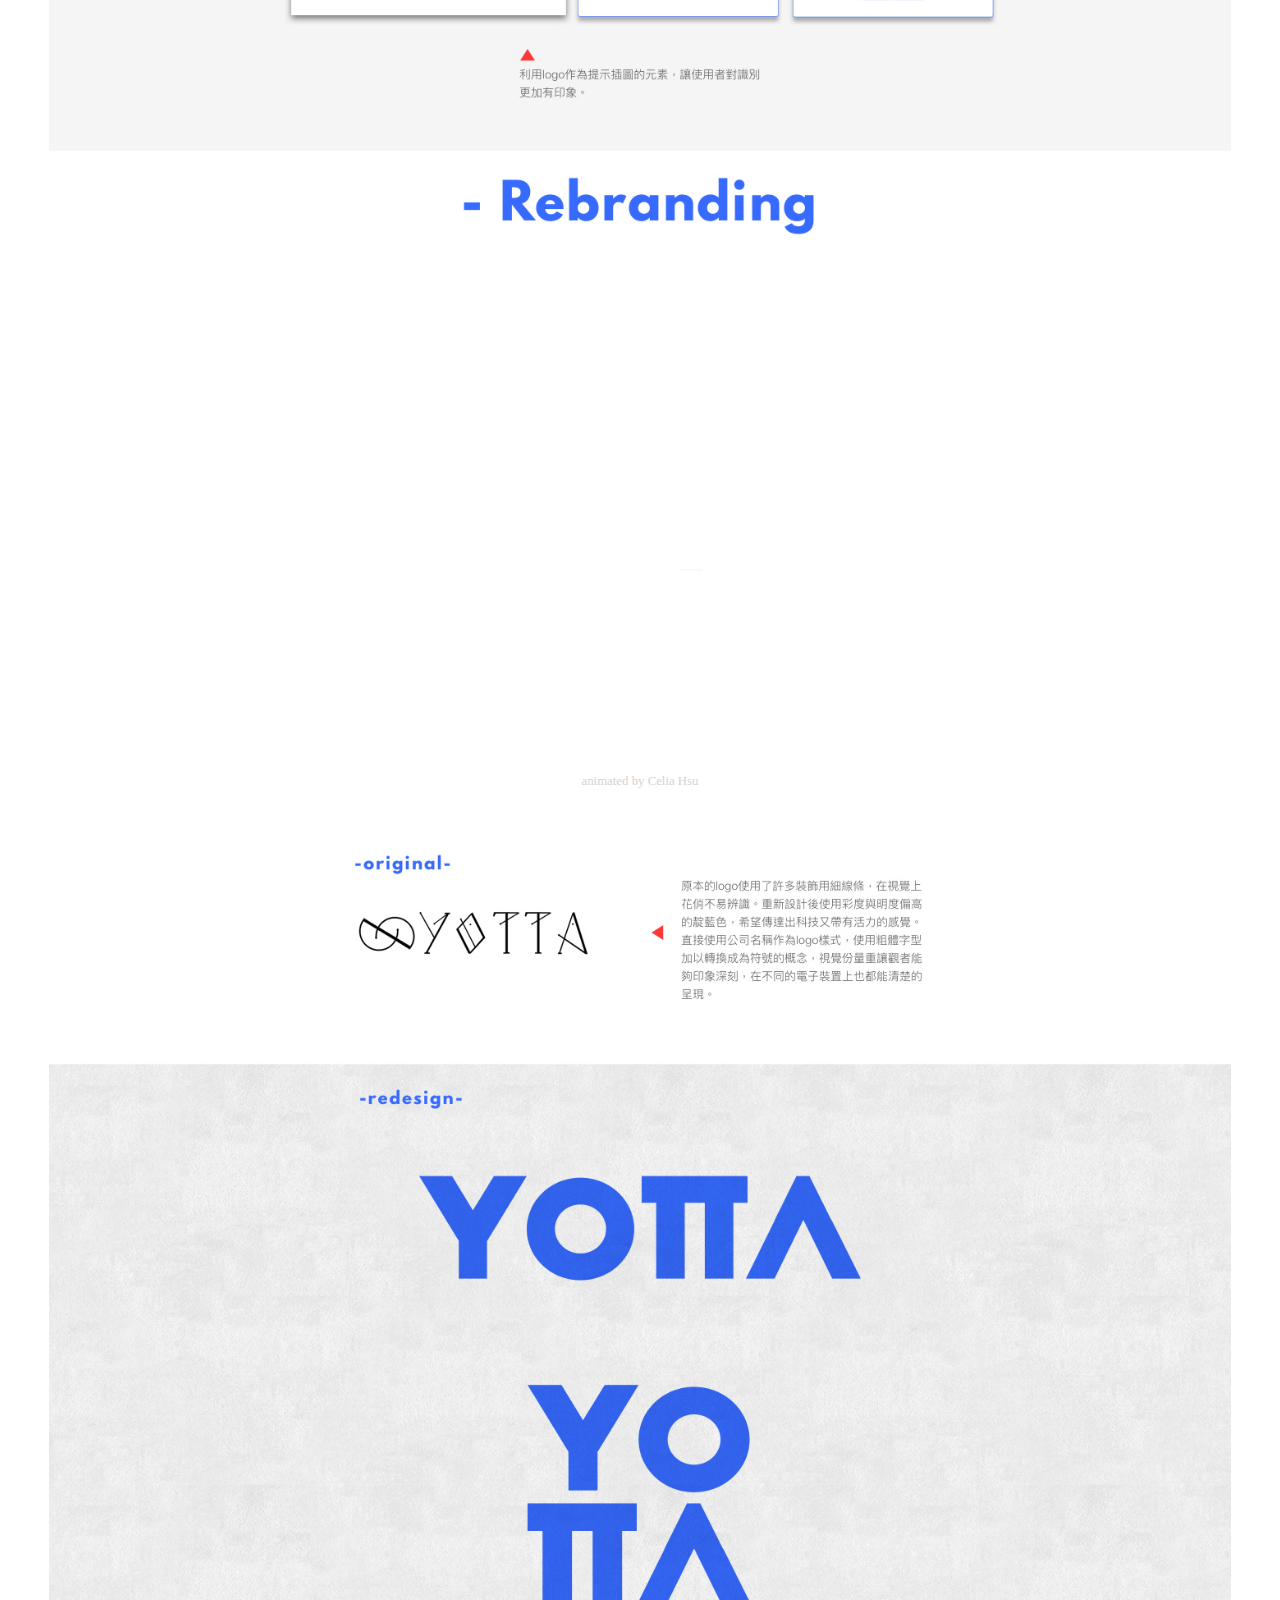
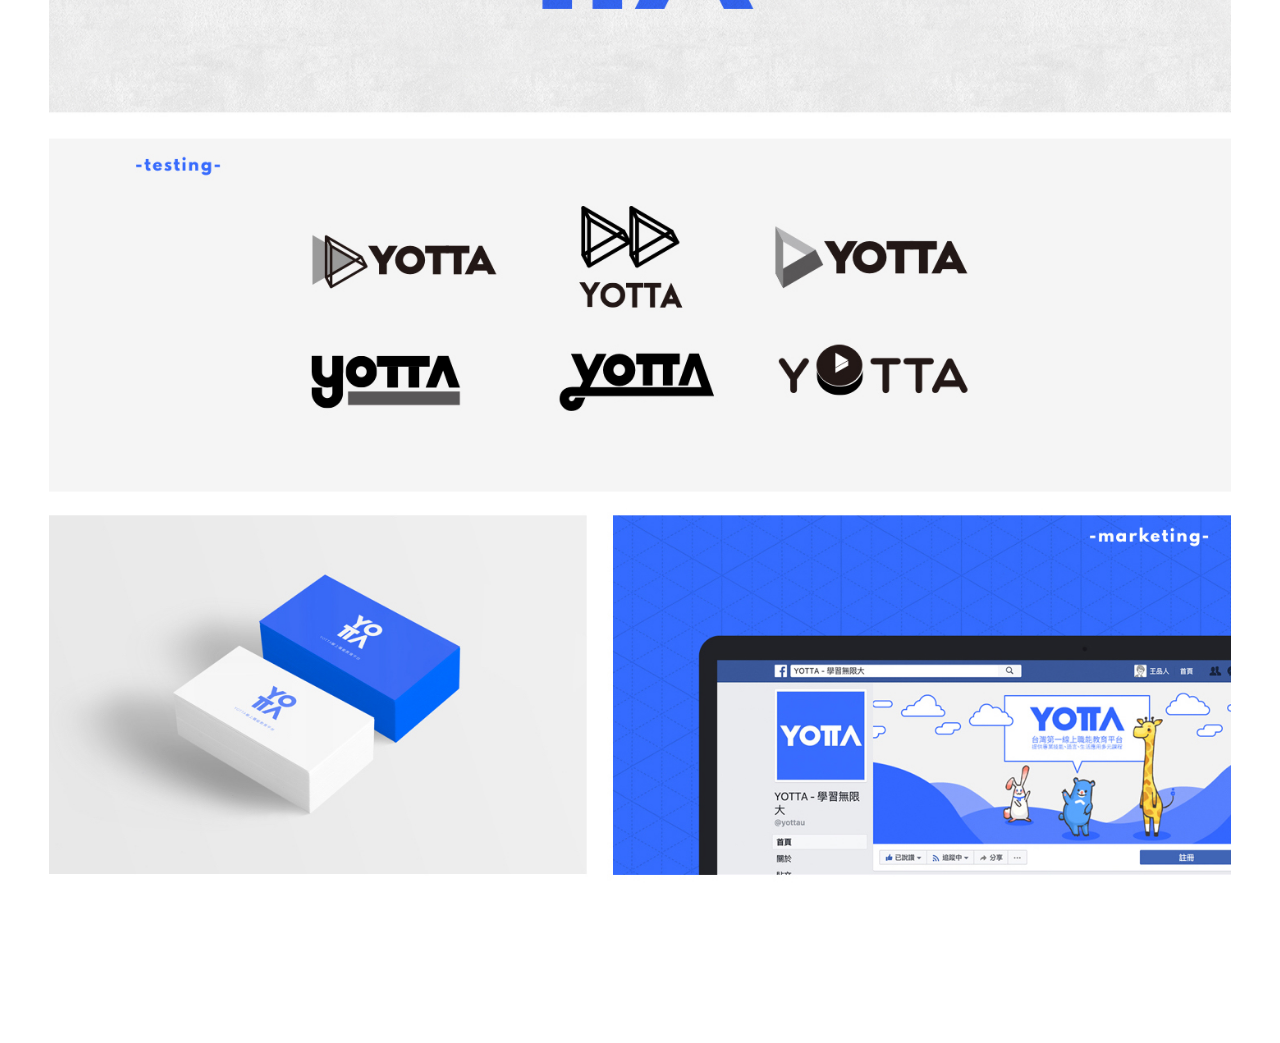
<file: yotta.html>
<!DOCTYPE html>
<html>
<head>
<meta charset="utf-8">
<meta http-equiv="X-UA-Compatible" content="IE=edge,chrome=1">
<title>Yotta/Ceel</title>
<meta name="description" content="">
<meta name="keywords" content="">
<link href="page.css" type="text/css" rel="stylesheet">
</head>
<body>
  <!--標題-->
 <div class="row"> 

    <div class="back">
    <a href="/index.html#UI"><h3>back</h3></a></div>
  <div class="col-12 space">
  <h1>YOTTA</h1>
    <h3>線上學習教育平台</h3>
    <div class="box"><h5>負責UI部分，詳細見圖。</h5></div>
  </div>
    </div>
  <!--標題-->
<div class="row">
  <div class="whole">
  <img src="img/folio/UIUX/YOTTA/up.jpg" >
  </div>
<div class="middle">
    <img src="img/folio/UIUX/YOTTA/yotta.gif" >
  </div>
  <p style="color:lightgrey; text-align: center;font-size: 0.8em;">animated by Celia Hsu</p>
  <div class="whole">
    <img src="img/folio/UIUX/YOTTA/down.jpg" >
  </div>
</div>
  <!--方塊1-->
</body>
</html>
</file>
<file: page.css>
body{
  max-width: 90%;
  margin: auto;
  margin-top:3%;
}
a{
  text-decoration:none;
  color:#333;
}
h1{
  font-family:"DINAlternate-Bold", serif;
  font-size:4em;
  letter-spacing:4px;
  color:#9b9b9b;
  line-height:0.5;
}
h3{
  font-family:"DINAlternate-Bold",pingfang TC, serif;
  font-weight:400;
  font-size:2em;
  margin:0;
  letter-spacing:4px;
  color:#9b9b9b;
  line-height:1;
}
h5{
  font-family:pingfang TC, serif;
  font-weight:200;
  font-size: 1em;
  letter-spacing:2px;
  color:#5f5f5f;
  line-height:1.5;
  }
  
.col-6{
  width:50%;
  height:auto;
  min-width:200px;
  display:inline;
  padding-left:15px;
  padding-right:15px;
  float:left;
  box-sizing:border-box;
  margin-bottom:50px;
}
.col-6 img { 
max-width:100%; 

}
.col-6 video{
max-width:100%;
box-shadow: 0px 4px 8px rgba(20%, 20%, 20%, 0.3) ;	
} 
.row{
  margin-left:-15px;
  margin-right:-15px;
  
}
.col-12{
  width:100%;
  padding-left:15px;
  padding-right:15px;
  
  
}
.space{
  margin-bottom:130px;
}
.box{
  max-width:400px;
}
.back{
  display:inline;
  float:right;
  margin-top: 0;
  
  
}
.middle{
	min-width: 300px;
	height: auto;
	text-align: center;
	padding-left: 30px;
	padding-right: 30px;
	box-sizing: border-box;
	margin-bottom: 50px;
}
.middle video{
	margin:auto;
	max-width: 100%;
}
.middle img{
	margin:auto;
	max-width: 60%;
	text-align: center;
}
.button{
	width: 180px;
	height: 40px;
	text-align: center;
	vertical-align:middle;
	color:#fff;
	background: #e55b4e;
	padding-top: 16px;
	line-height: 1.5;
	margin:auto;
	margin-bottom: 140px;
	margin-top: 140px;
	border-radius: 5px;
	font-family: pingfang TC, serif;
  font-weight:400;
  font-size: 1em;
  letter-spacing:1px;
}
.button:hover{
   background: #ed6d61;
}

.shadow{
	box-shadow: 0px 4px 8px rgba(20%, 20%, 20%, 0.3) ; 
}

.whole{
  width:100%;
  height:auto;
  min-width:300px;
  display:inline;
text-align: center;
  box-sizing:border-box;
  margin-bottom:50px;
}
.whole img { 
max-width:100%; 

}
</file>
